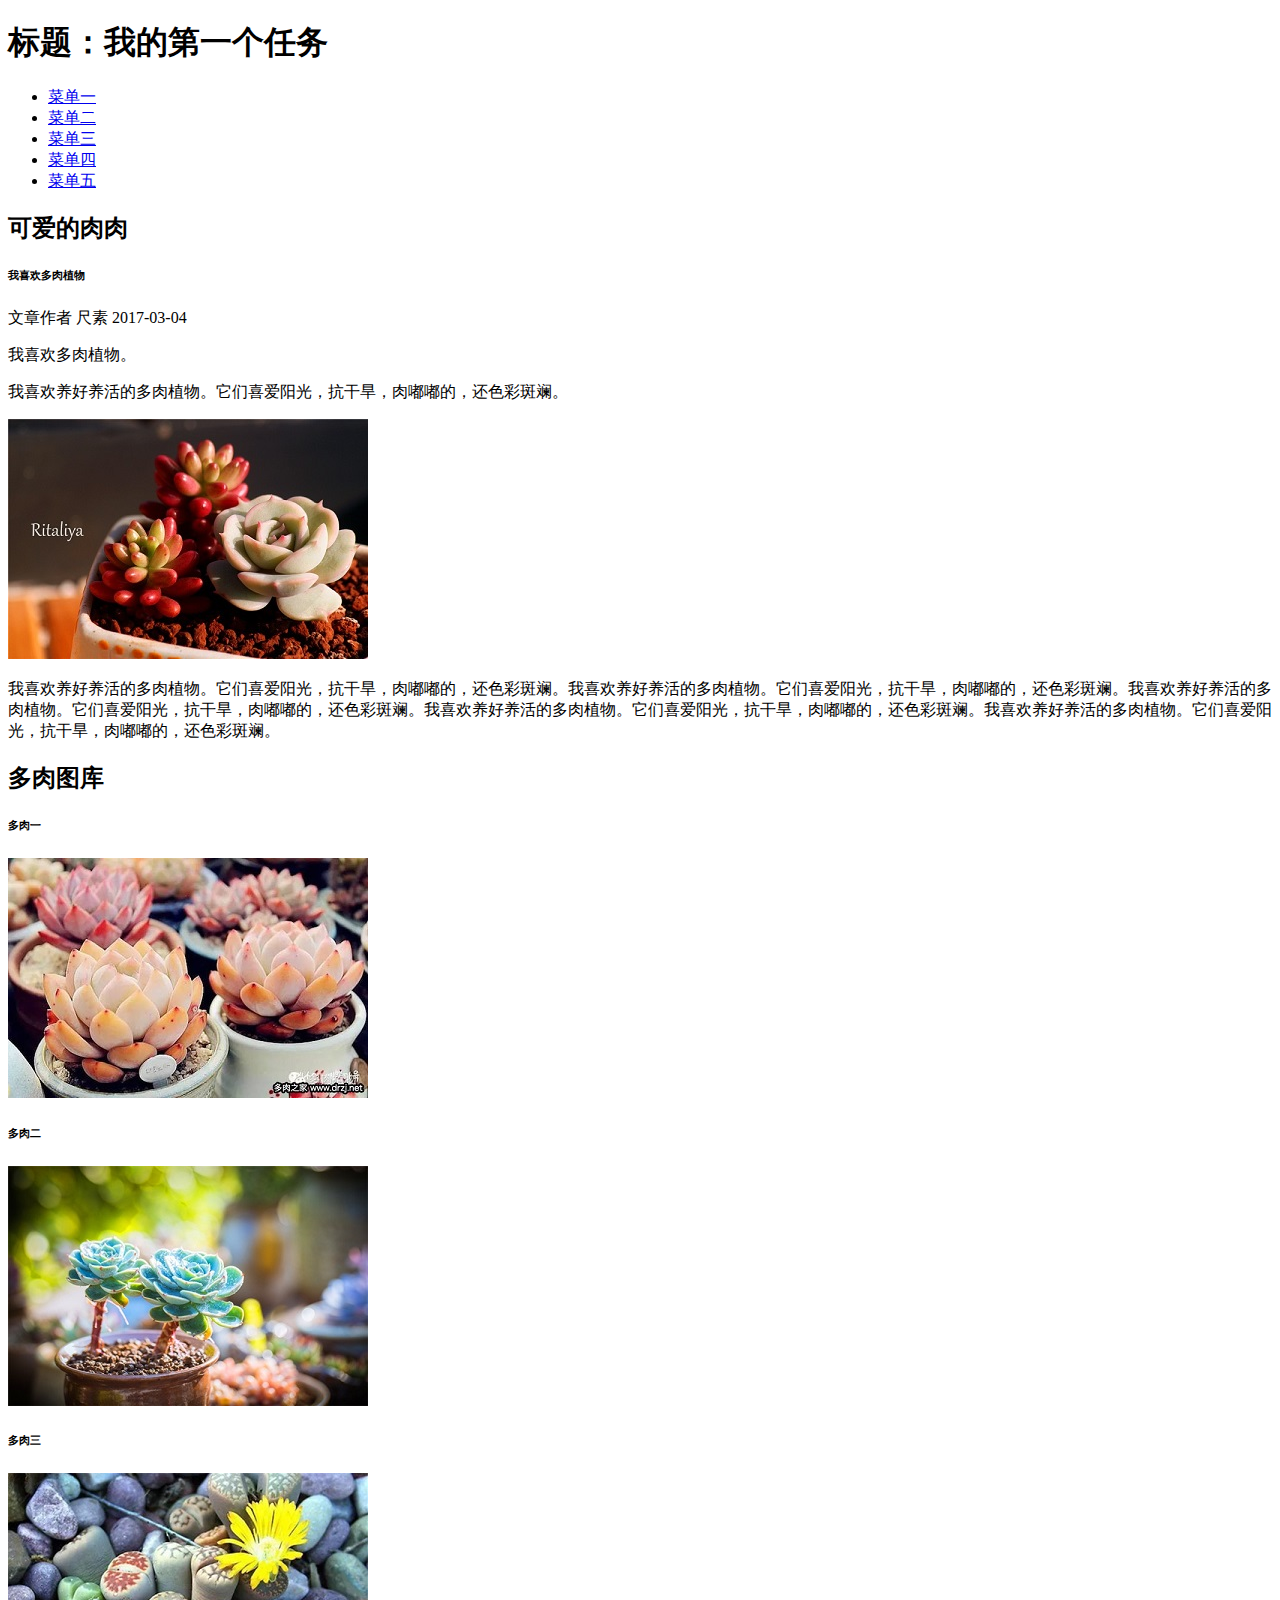
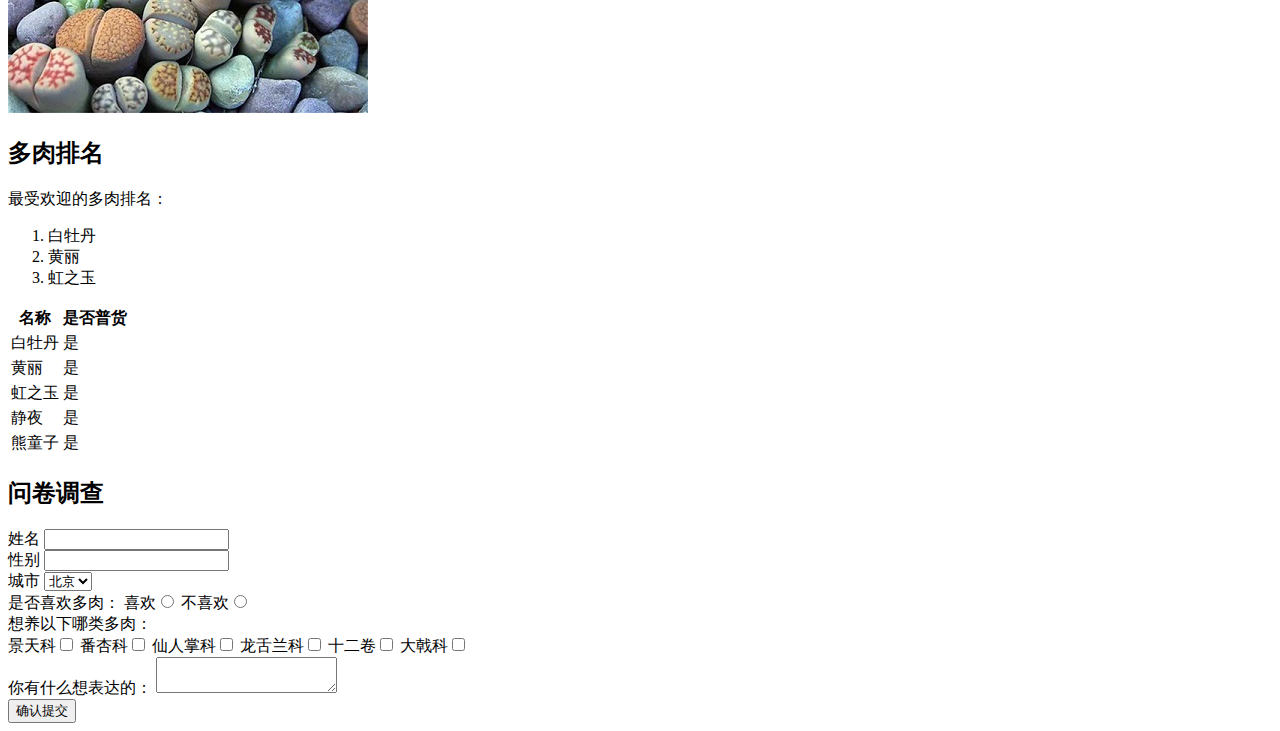
<file: html_css/task001/index.html>
<!DOCTYPE HTML>
<html>
    <head>
    	<meta charset="utf-8" />
    	<title>我的第一个任务</title>
    </head>
    <body>
    	<h1>标题：我的第一个任务</h1>
    	<div class="nav">
    		<ul>
    			<li><a href="#">菜单一</a></li>
    			<li><a href="#">菜单二</a></li>
    			<li><a href="#">菜单三</a></li>
    			<li><a href="#">菜单四</a></li>
    			<li><a href="#">菜单五</a></li>
    		</ul>
    	</div>
    	<div>
    		<h2>可爱的肉肉</h2>
    		<h6>我喜欢多肉植物</h3>
    		<div><span>文章作者 尺素</span> <span>2017-03-04</span></div>
    		<p>我喜欢多肉植物。</p>
    		<p>我喜欢养好养活的多肉植物。它们喜爱阳光，抗干旱，肉嘟嘟的，还色彩斑斓。</p>
    		<div><img src="images/pics4.jpg" alt="肉肉" /></div>
    		<p>我喜欢养好养活的多肉植物。它们喜爱阳光，抗干旱，肉嘟嘟的，还色彩斑斓。我喜欢养好养活的多肉植物。它们喜爱阳光，抗干旱，肉嘟嘟的，还色彩斑斓。我喜欢养好养活的多肉植物。它们喜爱阳光，抗干旱，肉嘟嘟的，还色彩斑斓。我喜欢养好养活的多肉植物。它们喜爱阳光，抗干旱，肉嘟嘟的，还色彩斑斓。我喜欢养好养活的多肉植物。它们喜爱阳光，抗干旱，肉嘟嘟的，还色彩斑斓。</p>
    	</div>
    	<div>
    		<h2>多肉图库</h2>
    		<div>
    			<h6>多肉一</h6>
    			<img src="images/pics2.jpg" alt="肉肉" />
    		</div>
    		<div>
    			<h6>多肉二</h6>
    			<img src="images/pics3.jpg" alt="肉肉" />
    		</div>
    		<div>
    			<h6>多肉三</h6>
    			<img src="images/pics1.jpg" alt="肉肉" />
    		</div>
    	</div>
    	<div>
    		<h2>多肉排名</h2>
    		<p>最受欢迎的多肉排名：</p>
    		<ol>
    			<li>白牡丹</li>
    			<li>黄丽</li>
    			<li>虹之玉</li>

    		</ol>
    		<table>
    			<tr>
    				<th>名称</th>
    				<th>是否普货</th>
    			</tr>
    			<tr>    				
    				<td>白牡丹</td>
    				<td>是</td>
    			</tr>
    			<tr>
    				<td>黄丽</td>
    				<td>是</td>
    			</tr>
    			<tr>
    				<td>虹之玉</td>
    				<td>是</td>	
    			</tr>
    			<tr>
    				<td>静夜</td>
    				<td>是</td>
    			</tr>
    			<tr>
    				<td>熊童子</td>
    				<td>是</td>
    			</tr>
    		</table>
    	</div>
    	<div>
    		<h2>问卷调查</h2>
    		<form>
    			姓名 <input type="text" name="namevalue"/> 
    			<br>
    			性别 <input type="text" name="sexvalue">
    			<br>
                城市
                <select name="city">
                    <option value="beijing">北京</option>
                    <option value="shanghai">上海</option>
                    <option value="guangzhou">广州</option>
                    <option value="shenzhen">深圳</option>
                </select>
                <br>
    			是否喜欢多肉：
    			喜欢<input type="radio" name="if_like" value="喜欢"/>
    			不喜欢<input type="radio" name="if_like" value="不喜欢"/>
    			<br>
    			想养以下哪类多肉：
    			<br>
    			景天科<input type="checkbox" name="want" value="景天科"/>
    			番杏科<input type="checkbox" name="want" value="番杏科"/>
    			仙人掌科<input type="checkbox" name="want" value="仙人掌科"/>
    			龙舌兰科<input type="checkbox" name="want" value="龙舌兰科"/>
    			十二卷<input type="checkbox" name="want" value="十二卷"/>
    			大戟科<input type="checkbox" name="want" value="大戟科"/>
    			<br>
    			你有什么想表达的：
    			<textarea></textarea>
    			<br>
    			<input type="submit" value="确认提交">
    		</form>
    	</div>
    </body>
</html>
</file>
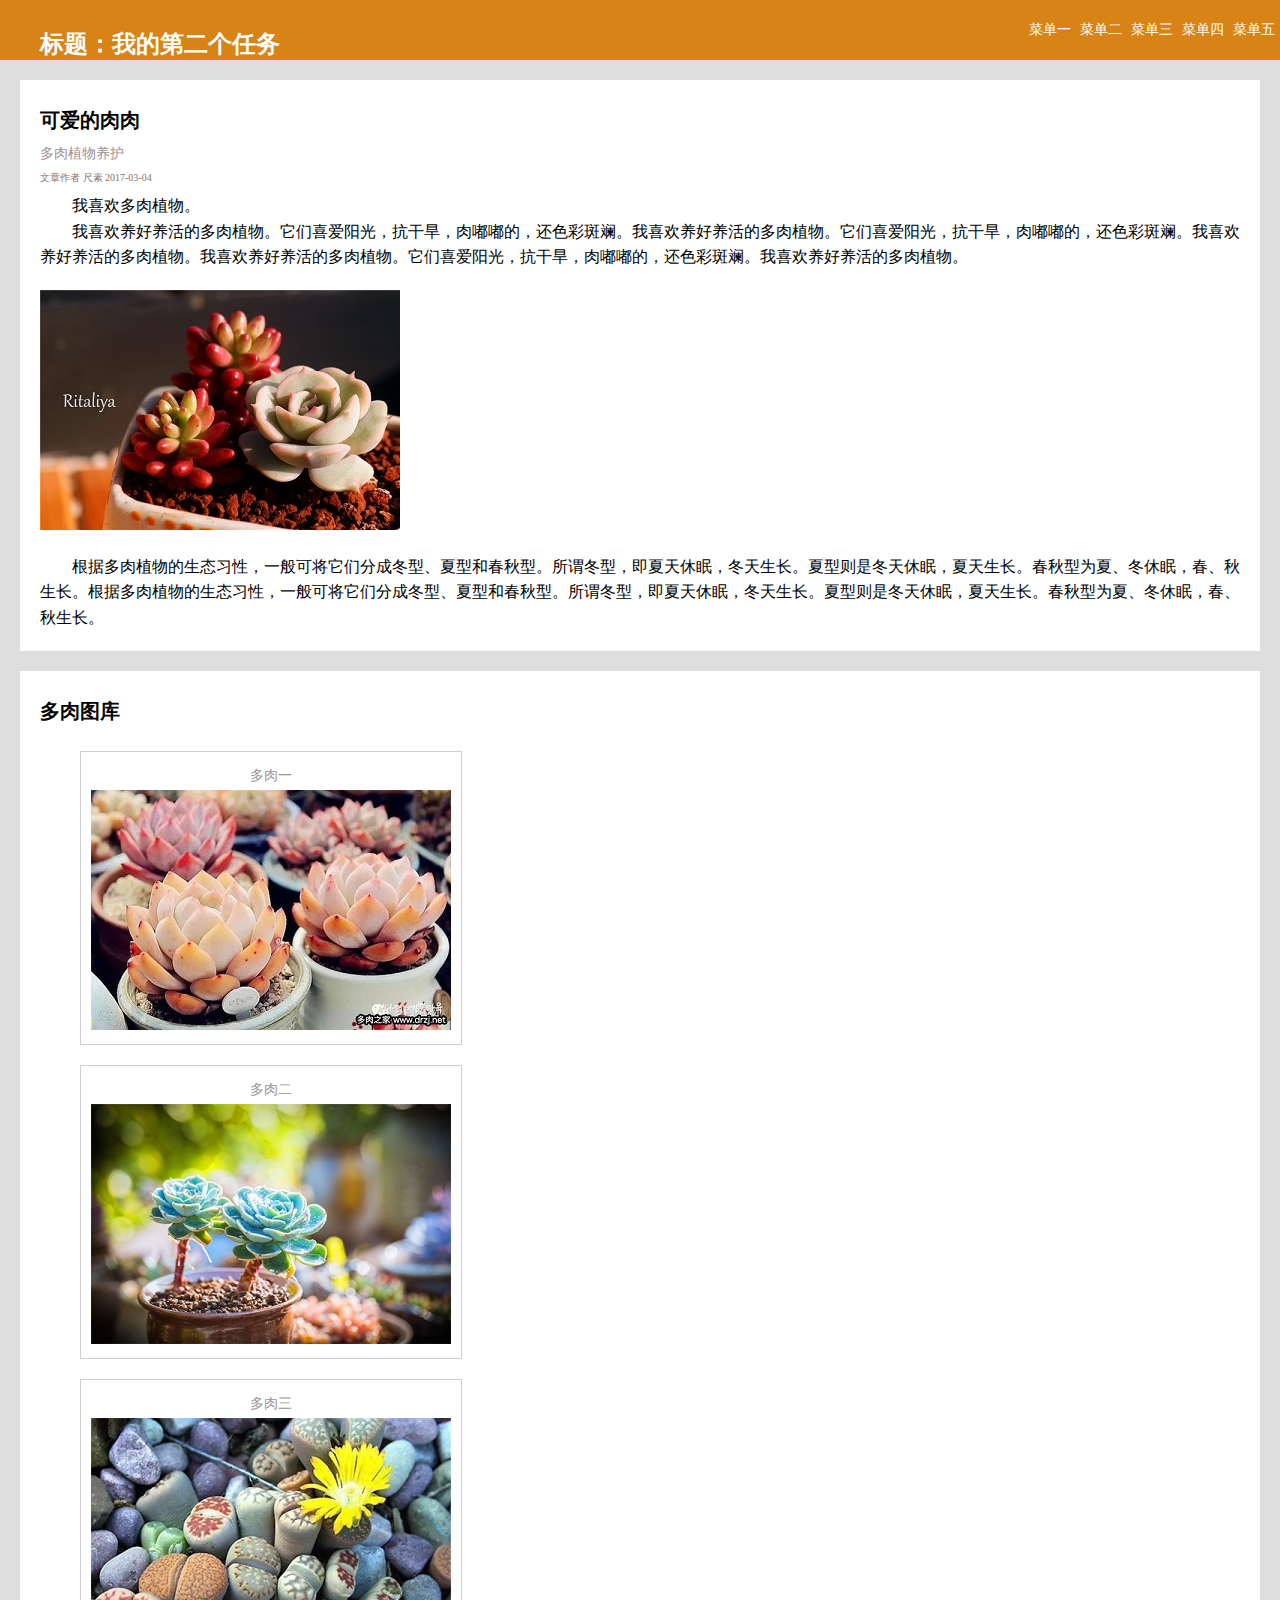
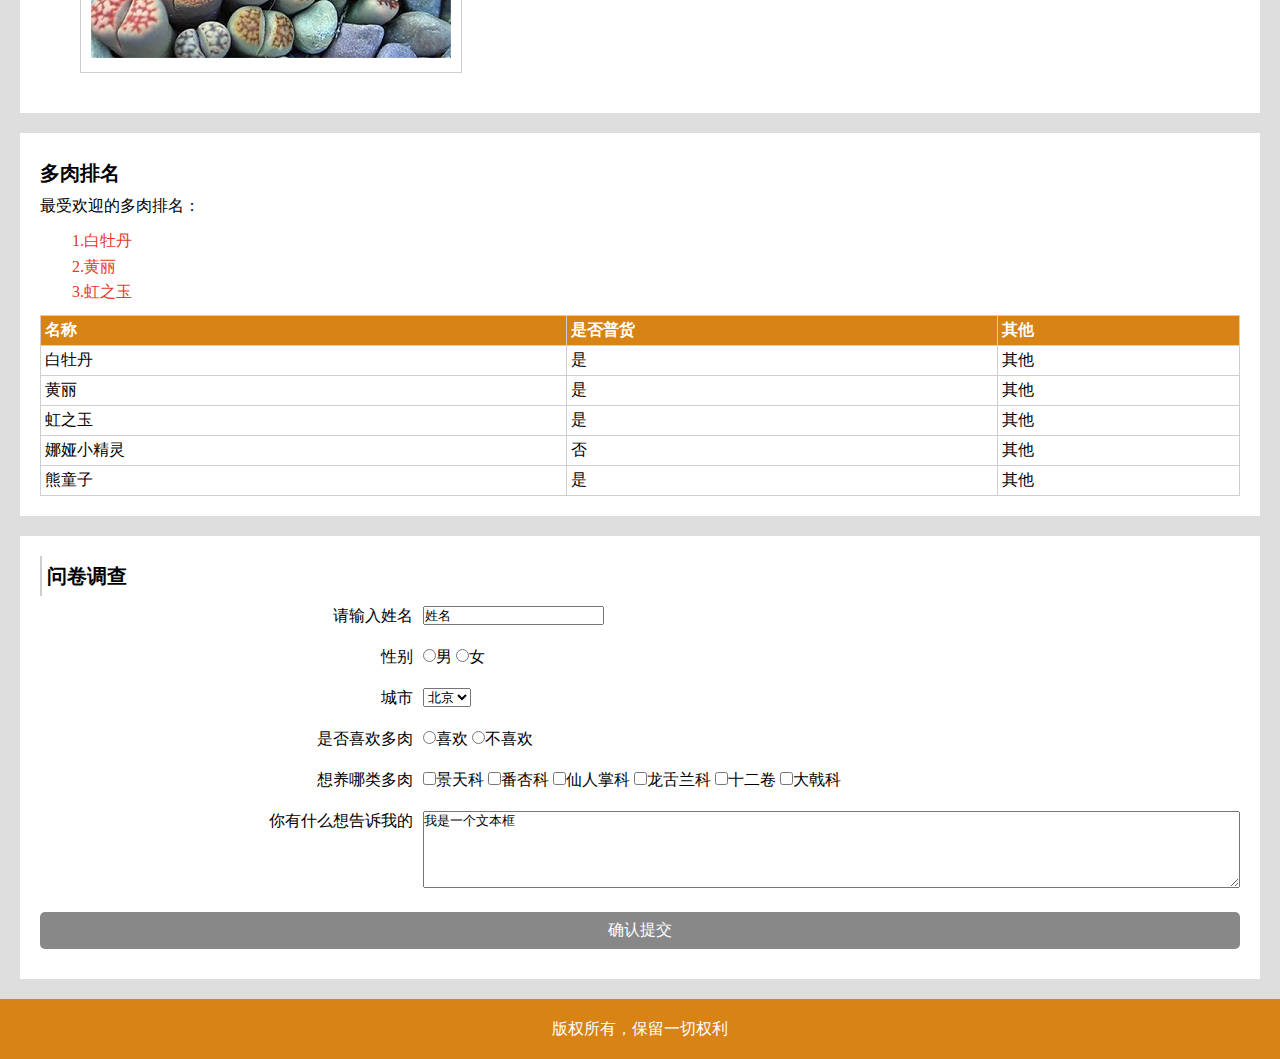
<file: html_css/task002/index.html>
<!DOCTYPE HTML>
<html>
    <head>
    	<meta charset="utf-8" />
    	<title>我的第一个任务</title>
        <link rel="stylesheet" type="text/css" href="css/style.css">
    </head>
    <body>
    	<div class="header">
            <h1>标题：我的第二个任务</h1>
    		<ul>
    			<li><a href="#">菜单一</a></li>
    			<li><a href="#">菜单二</a></li>
    			<li><a href="#">菜单三</a></li>
    			<li><a href="#">菜单四</a></li>
    			<li><a href="#">菜单五</a></li>
    		</ul>
    	</div>
    	<div class="article space">
    		<h2>可爱的肉肉</h2>
    		<h6>多肉植物养护</h3>
    		<div class="article-info"><span>文章作者 尺素</span> <span>2017-03-04</span></div>
    		<p>我喜欢多肉植物。</p>
    		<p>我喜欢养好养活的多肉植物。它们喜爱阳光，抗干旱，肉嘟嘟的，还色彩斑斓。我喜欢养好养活的多肉植物。它们喜爱阳光，抗干旱，肉嘟嘟的，还色彩斑斓。我喜欢养好养活的多肉植物。我喜欢养好养活的多肉植物。它们喜爱阳光，抗干旱，肉嘟嘟的，还色彩斑斓。我喜欢养好养活的多肉植物。</p>
    		<div><img src="images/pics4.jpg" alt="肉肉" /></div>
    		<p>根据多肉植物的生态习性，一般可将它们分成冬型、夏型和春秋型。所谓冬型，即夏天休眠，冬天生长。夏型则是冬天休眠，夏天生长。春秋型为夏、冬休眠，春、秋生长。根据多肉植物的生态习性，一般可将它们分成冬型、夏型和春秋型。所谓冬型，即夏天休眠，冬天生长。夏型则是冬天休眠，夏天生长。春秋型为夏、冬休眠，春、秋生长。</p>
    	</div>
    	<div class="space">
    		<h2>多肉图库</h2>
    		<div class="picture">
    			<h6>多肉一</h6>
    			<img src="images/pics2.jpg" alt="肉肉" />
    		</div>
    		<div class="picture">
    			<h6>多肉二</h6>
    			<img src="images/pics3.jpg" alt="肉肉" />
    		</div>
    		<div class="picture">
    			<h6>多肉三</h6>
    			<img src="images/pics1.jpg" alt="肉肉" />
    		</div>
    	</div>
    	<div class="space rank">
    		<h2>多肉排名</h2>
    		<div>最受欢迎的多肉排名：</div>
    		<ol>
    			<li>1.白牡丹</li>
    			<li>2.黄丽</li>
    			<li>3.虹之玉</li>

    		</ol>
    		<table>
    			<tr>
    				<th>名称</th>
    				<th>是否普货</th>
                    <th>其他</th>
    			</tr>
    			<tr>    				
    				<td>白牡丹</td>
    				<td>是</td>
                    <td>其他</td>

    			</tr>
    			<tr>
    				<td>黄丽</td>
    				<td>是</td>
                    <td>其他</td>
    			</tr>
    			<tr>
    				<td>虹之玉</td>
    				<td>是</td>
                    <td>其他</td>	
    			</tr>
    			<tr>
    				<td>娜娅小精灵</td>
    				<td>否</td>
                    <td>其他</td>
    			</tr>
    			<tr>
    				<td>熊童子</td>
    				<td>是</td>
                    <td>其他</td>
    			</tr>
    		</table>
    	</div>
    	<div class="space questionnaire">
    		<h2>问卷调查</h2>
    		<form>
                <table>
                    <tr>
                        <td class="right">请输入姓名</td>
                        <td class="left"><input type="text" name="namevalue" value="姓名"/></td>
                    </tr>
                    <tr>
                        <td class="right">性别</td>
                        <td class="left">
                            <input type="radio" name="sexvalue" value="male">男
                            <input type="radio" name="sexvalue" value="female">女
                        </td>
                    </tr>
                    <tr>
                        <td class="right">城市</td>
                        <td class="left">
                            <select name="city">
                                <option value="beijing">北京</option>
                                <option value="shanghai">上海</option>
                                <option value="guangzhou">广州</option>
                                <option value="shenzhen">深圳</option>
                            </select>
                        </td>
                    </tr>
                    <tr>
                        <td class="right">是否喜欢多肉</td>
                        <td class="left">
                            <input type="radio" name="if_like" value="喜欢"/>喜欢
                            <input type="radio" name="if_like" value="不喜欢"/>不喜欢
                        </td>
                    </tr>
                    <tr>
                        <td class="right">想养哪类多肉</td>
                        <td class="left">
                            <input type="checkbox" name="want" value="景天科"/>景天科
                            <input type="checkbox" name="want" value="番杏科"/>番杏科
                            <input type="checkbox" name="want" value="仙人掌科"/>仙人掌科
                            <input type="checkbox" name="want" value="龙舌兰科"/>龙舌兰科
                            <input type="checkbox" name="want" value="十二卷"/>十二卷
                            <input type="checkbox" name="want" value="大戟科"/>大戟科
                        </td>
                    </tr>
                    <tr>
                        <td class="right">你有什么想告诉我的</td>
                        <td class="left"><textarea rows="5" cols="100">我是一个文本框</textarea></td>
                    </tr>
                    <tr>
                        <td colspan="2">
                            <input type="submit" value="确认提交" class="button" >
                        </td>
                    </tr>
                </table>
    		</form>
    	</div>
        <div class="footer">
            <div>版权所有，保留一切权利</div>
        </div>
    </body>
</html>
</file>
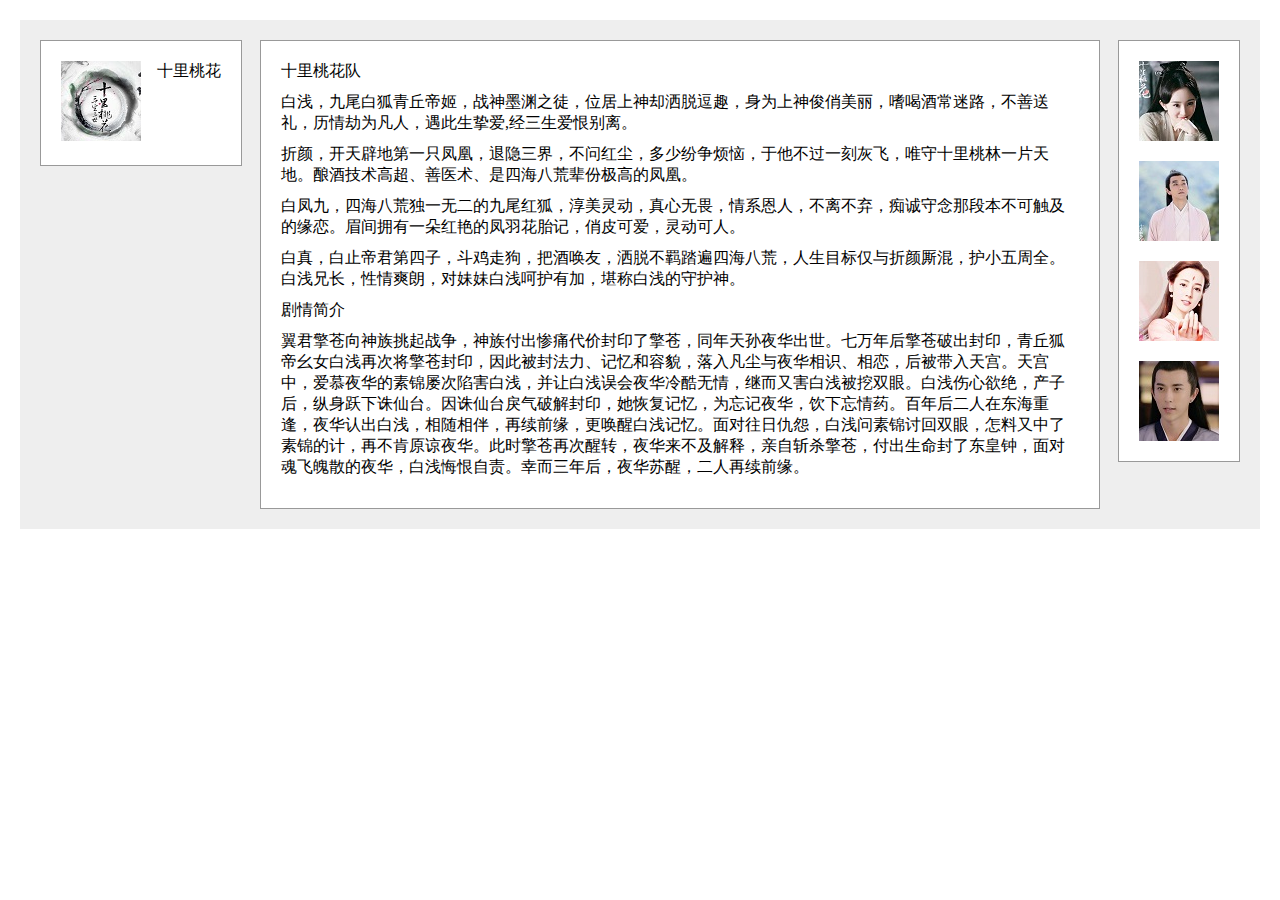
<file: html_css/task003/index.html>
<!DOCTYPE HTML>
<html>
    <head>
    	<meta charset="utf-8">
    	<title>任务三</title>
    	<link rel="stylesheet" type="text/css" href="css/style.css">
    </head>
    <body>
    	<div class="wrap clearfix">
    		<div class="team">
    			<img src="images/img1.jpg" alt="team logo">
    			<div class="team-name">十里桃花</div>
    		</div>
            <div class="individual">
                <img src="images/img2.jpg" alt="individual logo">
                <img src="images/img3.jpg" alt="individual logo">
                <img src="images/img4.jpg" alt="individual logo">
                <img src="images/img5.jpg" alt="individual logo">
            </div>
    		<div class="team-introduce">
    			<p>十里桃花队</p>
    			<p>白浅，九尾白狐青丘帝姬，战神墨渊之徒，位居上神却洒脱逗趣，身为上神俊俏美丽，嗜喝酒常迷路，不善送礼，历情劫为凡人，遇此生挚爱,经三生爱恨别离。</p>
    			<p>折颜，开天辟地第一只凤凰，退隐三界，不问红尘，多少纷争烦恼，于他不过一刻灰飞，唯守十里桃林一片天地。酿酒技术高超、善医术、是四海八荒辈份极高的凤凰。</p>
    			<p>白凤九，四海八荒独一无二的九尾红狐，淳美灵动，真心无畏，情系恩人，不离不弃，痴诚守念那段本不可触及的缘恋。眉间拥有一朵红艳的凤羽花胎记，俏皮可爱，灵动可人。</p>
    			<p>白真，白止帝君第四子，斗鸡走狗，把酒唤友，洒脱不羁踏遍四海八荒，人生目标仅与折颜厮混，护小五周全。白浅兄长，性情爽朗，对妹妹白浅呵护有加，堪称白浅的守护神。</p>
                <p>剧情简介</p>
    			<p>翼君擎苍向神族挑起战争，神族付出惨痛代价封印了擎苍，同年天孙夜华出世。七万年后擎苍破出封印，青丘狐帝幺女白浅再次将擎苍封印，因此被封法力、记忆和容貌，落入凡尘与夜华相识、相恋，后被带入天宫。天宫中，爱慕夜华的素锦屡次陷害白浅，并让白浅误会夜华冷酷无情，继而又害白浅被挖双眼。白浅伤心欲绝，产子后，纵身跃下诛仙台。因诛仙台戾气破解封印，她恢复记忆，为忘记夜华，饮下忘情药。百年后二人在东海重逢，夜华认出白浅，相随相伴，再续前缘，更唤醒白浅记忆。面对往日仇怨，白浅问素锦讨回双眼，怎料又中了素锦的计，再不肯原谅夜华。此时擎苍再次醒转，夜华来不及解释，亲自斩杀擎苍，付出生命封了东皇钟，面对魂飞魄散的夜华，白浅悔恨自责。幸而三年后，夜华苏醒，二人再续前缘。</p>
    		</div>
    		
    	</div>
    </body>
</html>
</file>
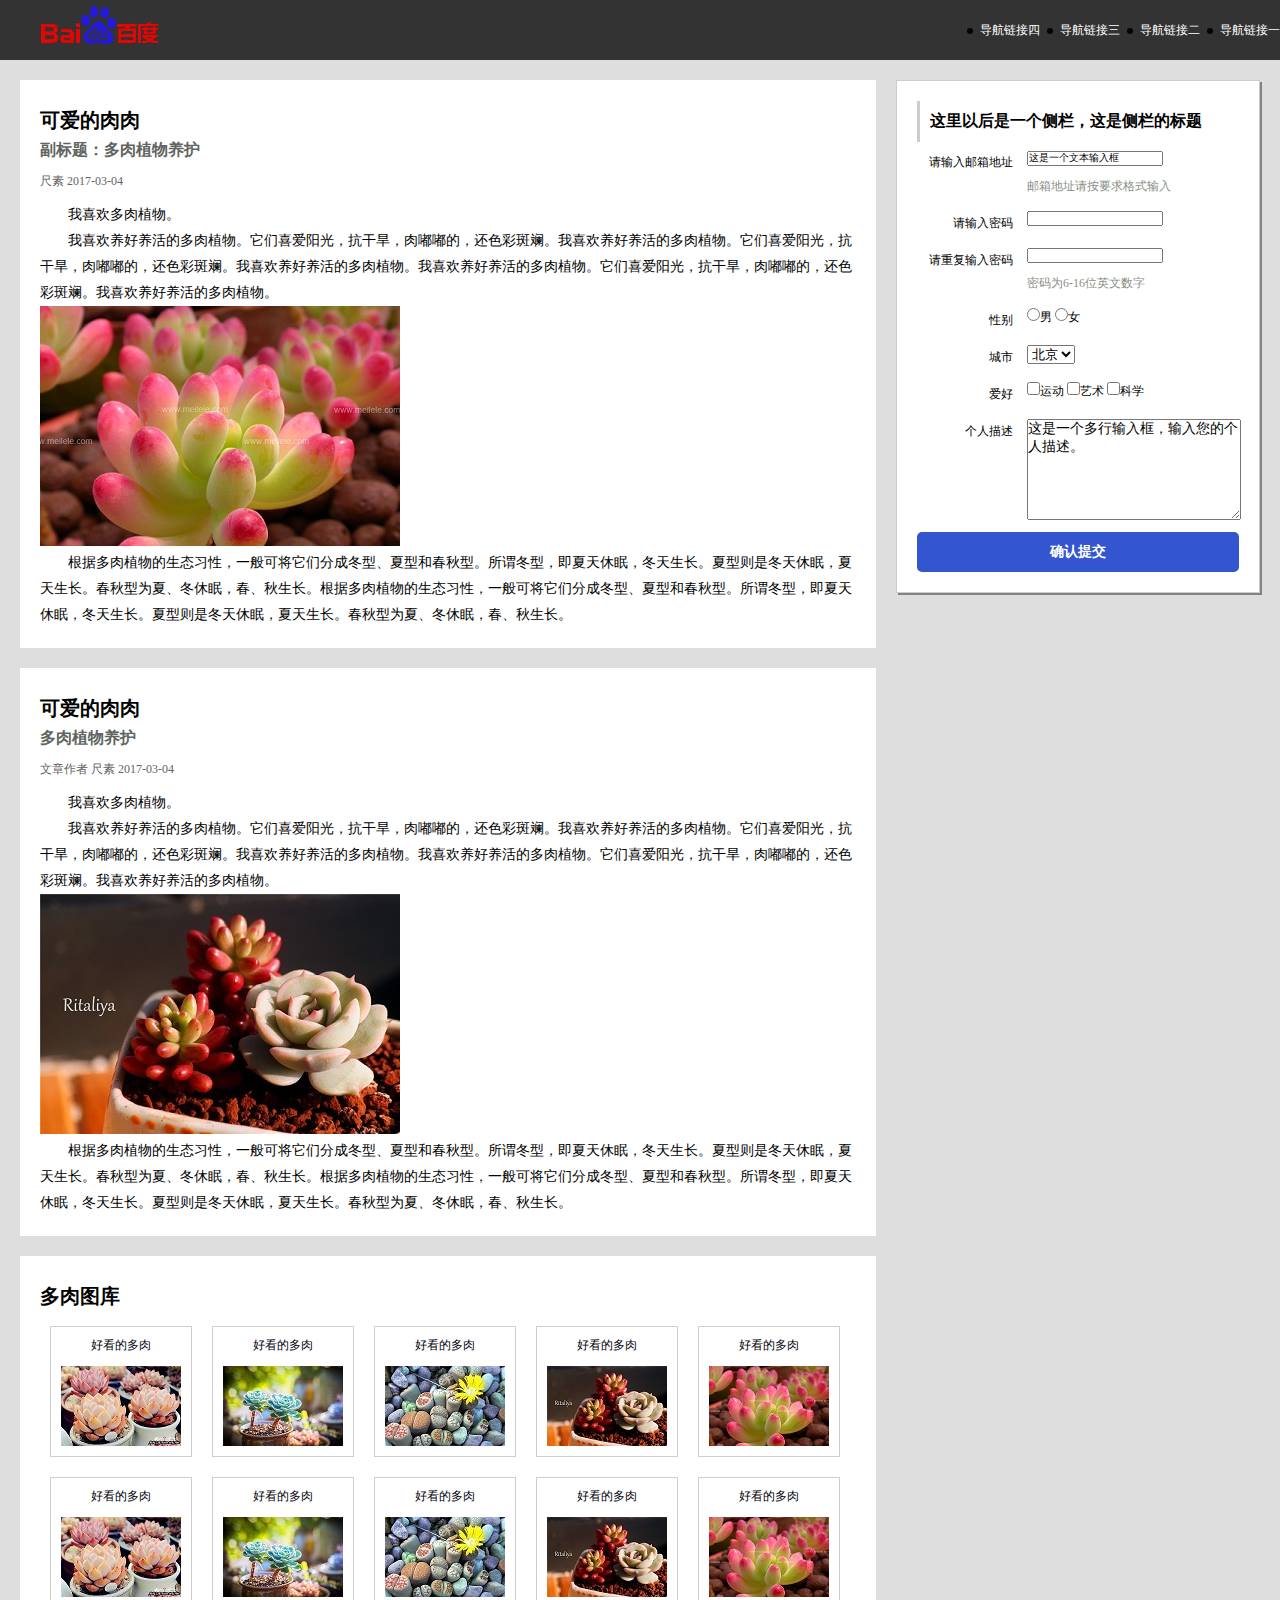
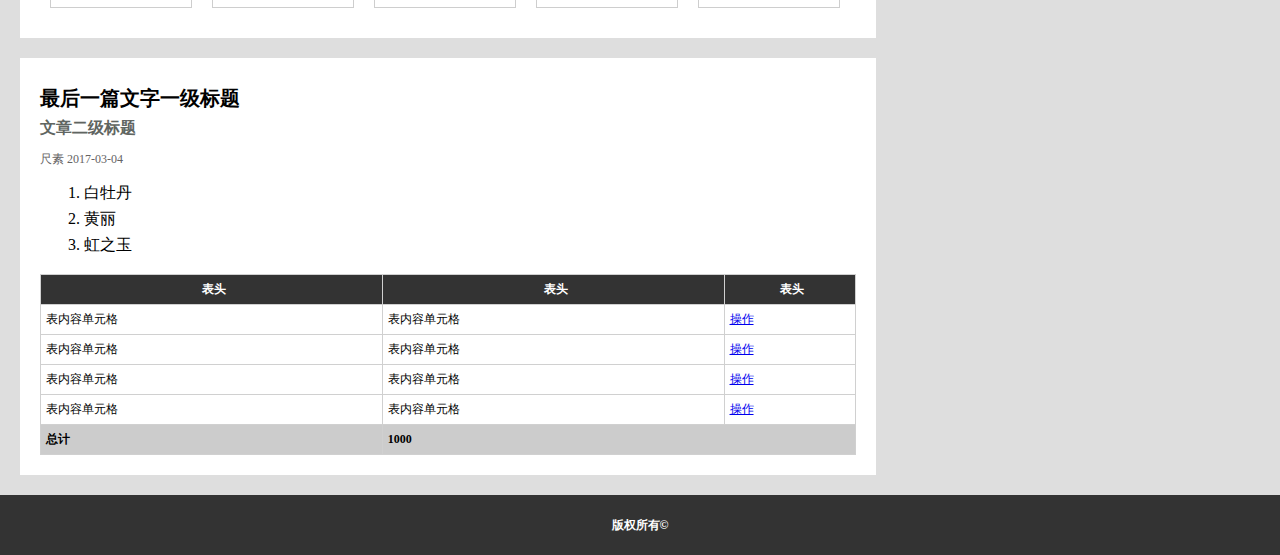
<file: html_css/task005/index.html>
<!DOCTYPE HTML>
<html>
    <head>
    	<meta charset="utf-8" />
    	<title>我的第一个任务</title>
        <link rel="stylesheet" type="text/css" href="css/style.css">
    </head>
    <body>
    	<div class="header">
            <div class="logo"><img src="images/logo.png"alt="logo"></div>
    		<ul>
    			<li><span></span><a href="#">导航链接一</a></li>
    			<li><span></span><a href="#">导航链接二</a></li>
    			<li><span></span><a href="#">导航链接三</a></li>
    			<li><span></span><a href="#">导航链接四</a></li>
    		</ul>
    	</div>
        <div class="right-area">
            <h3>这里以后是一个侧栏，这是侧栏的标题</h3>
            <form>
                <table>
                    <tr>
                        <td class="left">请输入邮箱地址</td>
                        <td class="right">
                            <input type="text" name="namevalue" value="这是一个文本输入框"/>
                            <div class="tip">邮箱地址请按要求格式输入</div>
                        </td>
                    </tr>
                    <tr>
                        <td class="left">请输入密码</td>
                        <td class="right"><input type="password" name="password"></td>
                    </tr>
                    <tr>
                        <td class="left">请重复输入密码</td>
                        <td>
                            <input type="password" name="password">
                            <div class="tip">密码为6-16位英文数字</div>
                        </td>
                    </tr>
                    <tr>
                        <td class="left">性别</td>
                        <td class="right">
                            <input type="radio" name="sexvalue" value="male">男
                            <input type="radio" name="sexvalue" value="female">女 
                        </td>
                    </tr>
                    <tr>
                        <td class="left">城市</td>
                        <td class="right">
                            <select name="city">
                                <option value="beijing">北京</option>
                                <option value="shanghai">上海</option>
                                <option value="guangzhou">广州</option>
                                <option value="shenzhen">深圳</option>
                            </select>
                        </td>
                    </tr>
                    <tr>
                        <td class="left">爱好</td>
                        <td class="right">
                            <input type="checkbox" name="want" value="sport"/>运动
                            <input type="checkbox" name="want" value="art"/>艺术
                            <input type="checkbox" name="want" value="secienc"/>科学
                        </td>
                    </tr>
                    <tr>
                        <td class="left">个人描述</td>
                        <td class="right"><textarea>这是一个多行输入框，输入您的个人描述。</textarea></td>
                    </tr>
                    <tr>
                        <td colspan="2" class="last-td">
                            <input type="submit" value="确认提交" class="button" >
                        </td>
                    </tr>
                </table>
            </form>
        </div>
        <div class="left-area">
    	  <div class="article">
    		<h2>可爱的肉肉</h2>
    		<h4>副标题：多肉植物养护</h4>
    		<div class="article-info"><span>尺素</span> <span>2017-03-04</span></div>
    		<p>我喜欢多肉植物。</p>
    		<p>我喜欢养好养活的多肉植物。它们喜爱阳光，抗干旱，肉嘟嘟的，还色彩斑斓。我喜欢养好养活的多肉植物。它们喜爱阳光，抗干旱，肉嘟嘟的，还色彩斑斓。我喜欢养好养活的多肉植物。我喜欢养好养活的多肉植物。它们喜爱阳光，抗干旱，肉嘟嘟的，还色彩斑斓。我喜欢养好养活的多肉植物。</p>
    		<div><img src="images/pics6.jpg" alt="肉肉" /></div>
    		<p>根据多肉植物的生态习性，一般可将它们分成冬型、夏型和春秋型。所谓冬型，即夏天休眠，冬天生长。夏型则是冬天休眠，夏天生长。春秋型为夏、冬休眠，春、秋生长。根据多肉植物的生态习性，一般可将它们分成冬型、夏型和春秋型。所谓冬型，即夏天休眠，冬天生长。夏型则是冬天休眠，夏天生长。春秋型为夏、冬休眠，春、秋生长。</p>
    	  </div>
          <div class="article">
            <h2>可爱的肉肉</h2>
            <h4>多肉植物养护</h4>
            <div class="article-info"><span>文章作者 尺素</span> <span>2017-03-04</span></div>
            <p>我喜欢多肉植物。</p>
            <p>我喜欢养好养活的多肉植物。它们喜爱阳光，抗干旱，肉嘟嘟的，还色彩斑斓。我喜欢养好养活的多肉植物。它们喜爱阳光，抗干旱，肉嘟嘟的，还色彩斑斓。我喜欢养好养活的多肉植物。我喜欢养好养活的多肉植物。它们喜爱阳光，抗干旱，肉嘟嘟的，还色彩斑斓。我喜欢养好养活的多肉植物。</p>
            <div><img src="images/pics7.jpg" alt="肉肉" /></div>
            <p>根据多肉植物的生态习性，一般可将它们分成冬型、夏型和春秋型。所谓冬型，即夏天休眠，冬天生长。夏型则是冬天休眠，夏天生长。春秋型为夏、冬休眠，春、秋生长。根据多肉植物的生态习性，一般可将它们分成冬型、夏型和春秋型。所谓冬型，即夏天休眠，冬天生长。夏型则是冬天休眠，夏天生长。春秋型为夏、冬休眠，春、秋生长。</p>
          </div>
    	  <div class="article gallery">
    		<h2>多肉图库</h2>
    		<div class="picture">
    			<h6>好看的多肉</h6>
    			<img src="images/pics2.jpg" alt="肉肉" />
    		</div>
    		<div class="picture">
    			<h6>好看的多肉</h6>
    			<img src="images/pics3.jpg" alt="肉肉" />
    		</div>
    		<div class="picture">
    			<h6>好看的多肉</h6>
    			<img src="images/pics1.jpg" alt="肉肉" />
    		</div>
            <div class="picture">
                <h6>好看的多肉</h6>
                <img src="images/pics4.jpg" alt="肉肉" />
            </div>
            <div class="picture">
                <h6>好看的多肉</h6>
                <img src="images/pics5.jpg" alt="肉肉" />
            </div>
            <div class="picture">
                <h6>好看的多肉</h6>
                <img src="images/pics2.jpg" alt="肉肉" />
            </div>
            <div class="picture">
                <h6>好看的多肉</h6>
                <img src="images/pics3.jpg" alt="肉肉" />
            </div>
            <div class="picture">
                <h6>好看的多肉</h6>
                <img src="images/pics1.jpg" alt="肉肉" />
            </div>
            <div class="picture">
                <h6>好看的多肉</h6>
                <img src="images/pics4.jpg" alt="肉肉" />
            </div>
            <div class="picture">
                <h6>好看的多肉</h6>
                <img src="images/pics5.jpg" alt="肉肉" />
            </div>
    	  </div>
    	  <div class="article third">
    		<h2>最后一篇文字一级标题</h2>
            <h4>文章二级标题</h4>
    		<div class="article-info"><span>尺素</span> <span>2017-03-04</span></div>
    		<ol>
    			<li>白牡丹</li>
    			<li>黄丽</li>
    			<li>虹之玉</li>
    		</ol>
    		<table>
    			<tr>
    				<th>表头</th>
    				<th>表头</th>
                    <th>表头</th>
    			</tr>
    			<tr>    				
    				<td>表内容单元格</td>
    				<td>表内容单元格</td>
                    <td><a href="#">操作</a></td>
    			</tr>
    			<tr>                 
                    <td>表内容单元格</td>
                    <td>表内容单元格</td>
                    <td><a href="#">操作</a></td>
                </tr>
                <tr> 
                <tr></tr>                   
                    <td>表内容单元格</td>
                    <td>表内容单元格</td>
                    <td><a href="#">操作</a></td>
                </tr>
                <tr>                    
                    <td>表内容单元格</td>
                    <td>表内容单元格</td>
                    <td><a href="#">操作</a></td>
                </tr>
                <tr class="total">
                    <td>总计</td>
                    <td colspan="2">1000</td>
                </tr>
    		</table>
    	  </div>
      </div>    	
        <div class="footer">
            <div>版权所有©</div>
        </div>
    </body>
</html>
</file>
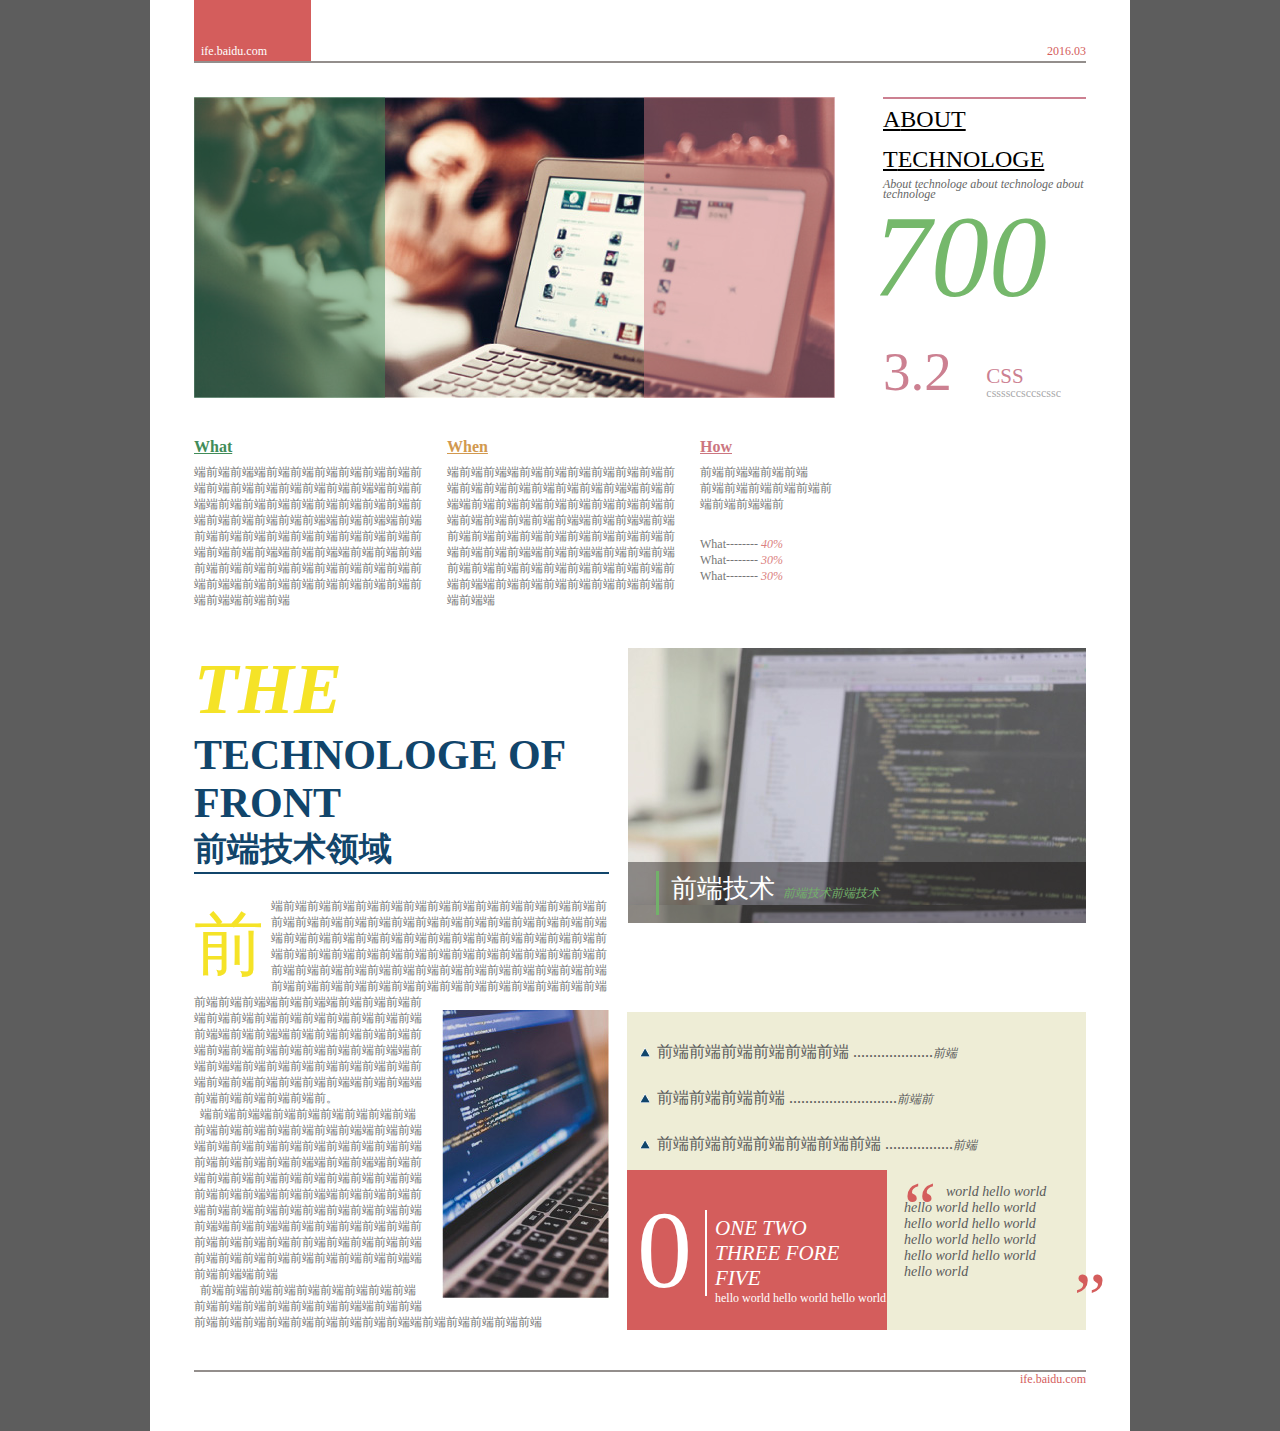
<file: html_css/task006/index.html>
<!DOCTYPE HTML>
<html>
  <head>
  	<meta charset="utf-8">
  	<title>任务六</title>
  	<link rel="stylesheet" type="text/css" href="css/style.css">
  </head>
  <body>
  	<div class="outermost">
  	<div class="header">
  		<div class="date">2016.03</div>
  		<div class="website">ife.baidu.com</div>  		
  	</div>
    <!--分隔符-->  	
  	<div class="part-one">
  		<div class="banner">
  			<div class="green"></div>
  			<div class="red"></div>
  		</div>
  		<div class="about">
  			<h3>A<span>BOUT</span><br>T<span>ECHNOLOGE</span></h3>
  			<div class="subhead">About technologe about technologe  about technologe</div>
  			<div class="num1">700</div>
  			<div class="wrap">
  				<div class="num2">3.2</div>
  				<div class="css">
  					<div class="css1">CSS</div>
  					<div class="css2">cssssccsccscssc</div>
  				</div>
  			</div>
  		</div>
      <div class="analysis clearfix">
  		<div class="one">
  			<h6>What</h6>
  			<p>端前端前端端前端前端前端前端前端前端前端前端前端前端前端前端前端前端端前端前端端前端前端前端前端前端前端前端前端前端前端前端前端前端前端端前端前端端前端前端前端前端前端前端前端前端前端前端前端前端前端前端端前端前端端前端前端前端前端前端前端前端前端前端前端前端前端前端前端端前端前端前端前端前端前端前端前端前端端前端前端</p>
  		</div>
  		<div class="two">
  			<h6>When</h6>
  			<p>端前端前端端前端前端前端前端前端前端前端前端前端前端前端前端前端前端端前端前端端前端前端前端前端前端前端前端前端前端前端前端前端前端前端端前端前端端前端前端前端前端前端前端前端前端前端前端前端前端前端前端端前端前端端前端前端前端前端前端前端前端前端前端前端前端前端前端前端端前端前端前端前端前端前端前端前端前端端</p>
  		</div>
  		<div class="three">
  			<h6>How</h6>
  			<p>前端前端端前端前端<br>前端前端前端前端前端前<br>端前端前端端前</p>
  			<div>What-------- <span>40%</span></div>
  			<div>What-------- <span>30%</span></div>
  			<div>What-------- <span>30%</span></div>
  		</div>
    </div>
  	</div>
  	
  	<!--分隔符-->
  	<div class="part-two">
  		<div class="article">
  			<h3>
  				<span>THE</span><span> TECHNOLOGE OF FRONT</span><br>
  				<span class="zh">前端技术领域</span>
  			</h3>
        <div class="big">前</div>
  			<p>端前端前端前端前端前端前端前端前端前端前端前端前端前端前前端前端前端前端前端前端前端前端前端前端前端前端前端前端端前端前端前端前端前端前端前端前端前端前端前端前端前端前端前端前端前端前端前端前端前端前端前端前端前端前端前端前前端前端前端前端前端前端前端前端前端前端前端前端前端前端前端前端前端前端前端前端前端前端前端<img src="images/img01.jpg">前端前端前端前端前端前端前端前端端前端前端端前端前端前端前端前端前端前端前端前端前端前端前端前端前端端前端前端端前端前端前端前端前端前端前端前端前端前端前端前端前端前端端前端前端端前端前端前端前端前端前端前端前端前端前端前端前端前端前端端前端前端端前端前端前端前端前端前。<br>&nbsp;&nbsp;端前端前端端前端前端前端前端前端前端前端前端前端前端前端前端前端端前端前端端前端前端前端前端前端前端前端前端前端前端前端前端前端前端端前端前端端前端前端前端前端前端前端前端前端前端前端前端前端前端前端端前端前端端前端前端前端前端前端前端前端前端前端前端前端前端前端前端端前端前端端前端前端前端前端前端前前端前端前端前端前前端前端前端前端前端前端前端前端前端前端前端前端前端前端端前端前端端前端<br>&nbsp;&nbsp;前端前端前端前端前端前端前端前端前端前端前端前端前端前端前端前端端前端前端前端前端前端前端前端前端前端前端前端端前端前端前端前端前端
  			</p>
  		</div>
  		<div>
  			<div class="image-text">
          <div class="gray-block"></div>
  				<div class="text"><span class="text-1">前端技术</span><span class="text-2">前端技术前端技术</span>
          </div>
  			</div>
  			<div class="last-part">
  				<ul>
  					<li>前端前端前端前端前端前端 ....................<span>前端</span></li>
  					<li>前端前端前端前端 ...........................<span>前端前</span></li>
  					<li>前端前端前端前端前端前端前端 .................<span>前端</span></li>
  				</ul>
  				<div>
  					<div class="red-block clearfix">
  						<div class="title">0</div>
  						<div class="info">
  							<h4>ONE TWO <br>THREE FORE FIVE</h4>
  							<h6>hello world hello world hello world</h6>
  						</div>
  					</div>
  					<p>world hello world hello world hello world hello world hello world hello world hello world hello world hello world hello world</p>
  				</div>
          <span class="start">“</span><span class="end">”</span>
  			</div>
  		</div>
  	</div>
  	<div class="footer">
  		<div>ife.baidu.com</div>
  	</div>
  	</div>
  </body>
</html>
</file>
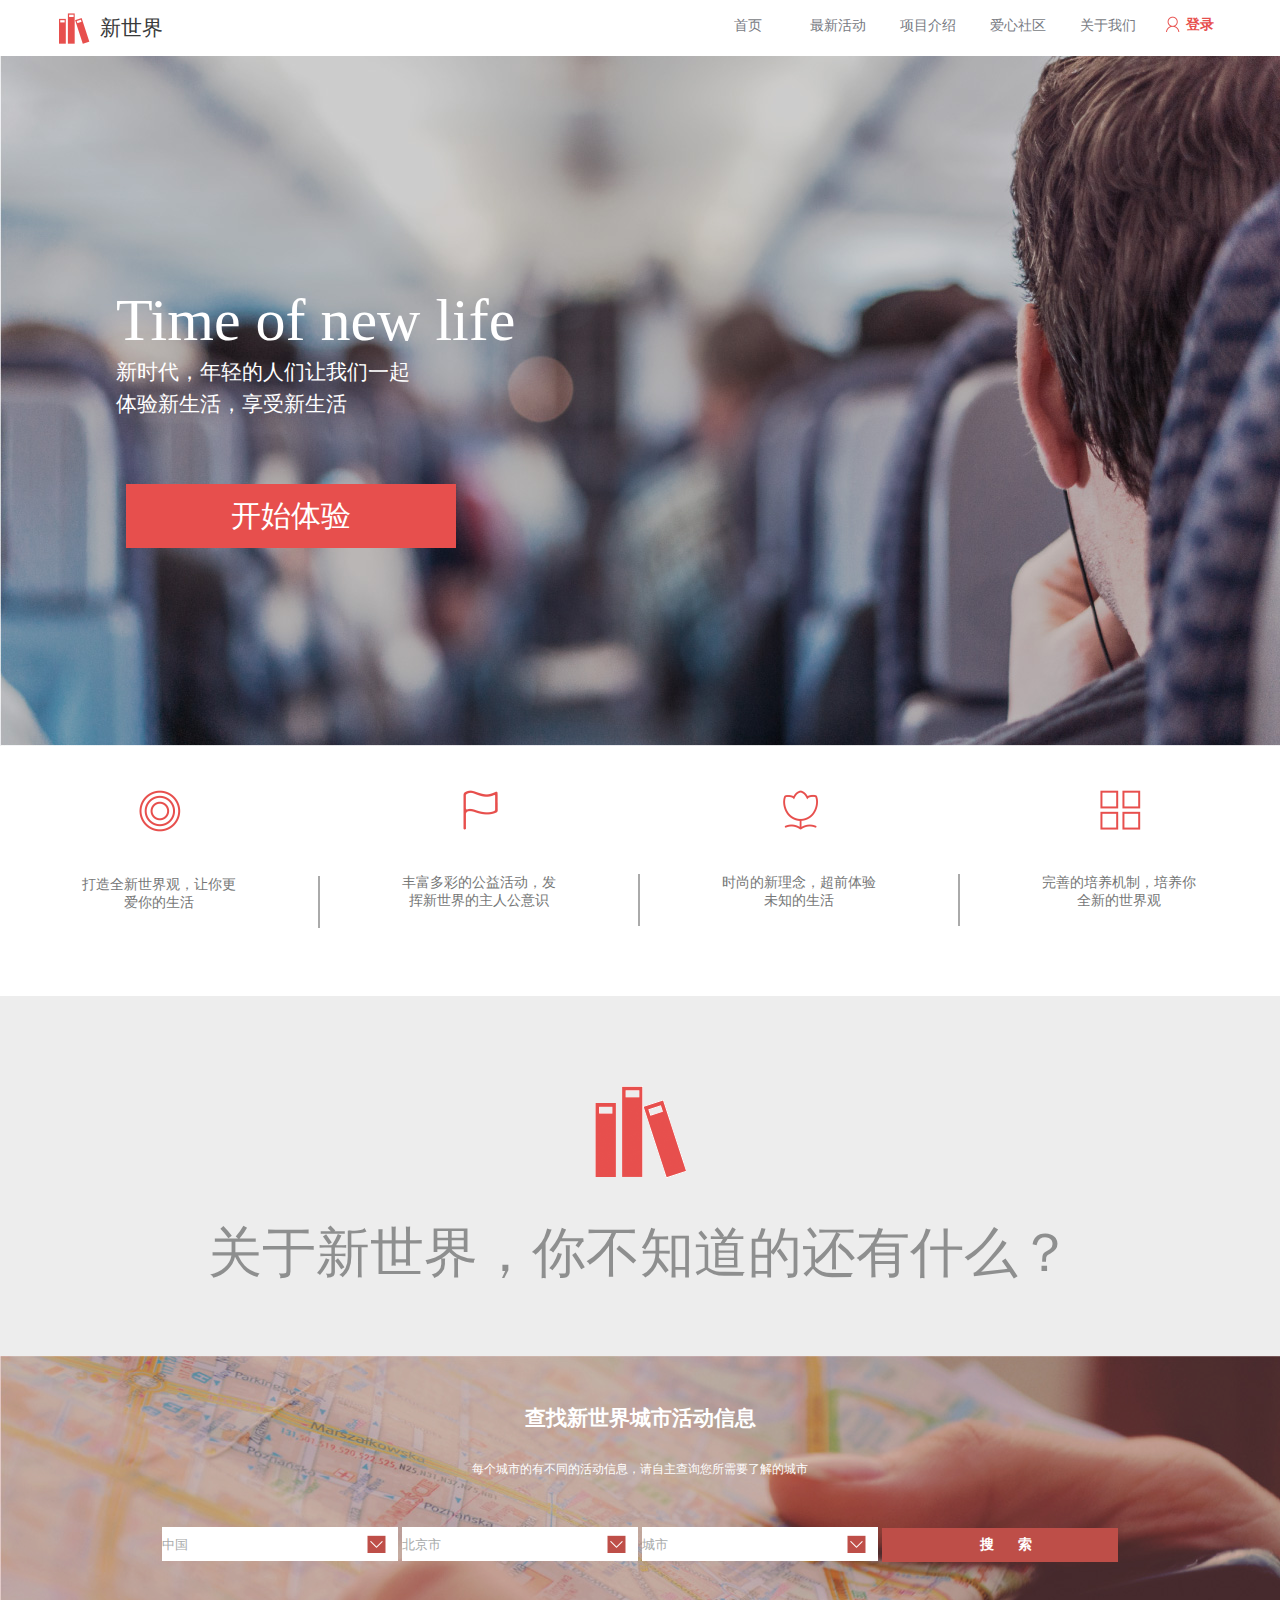
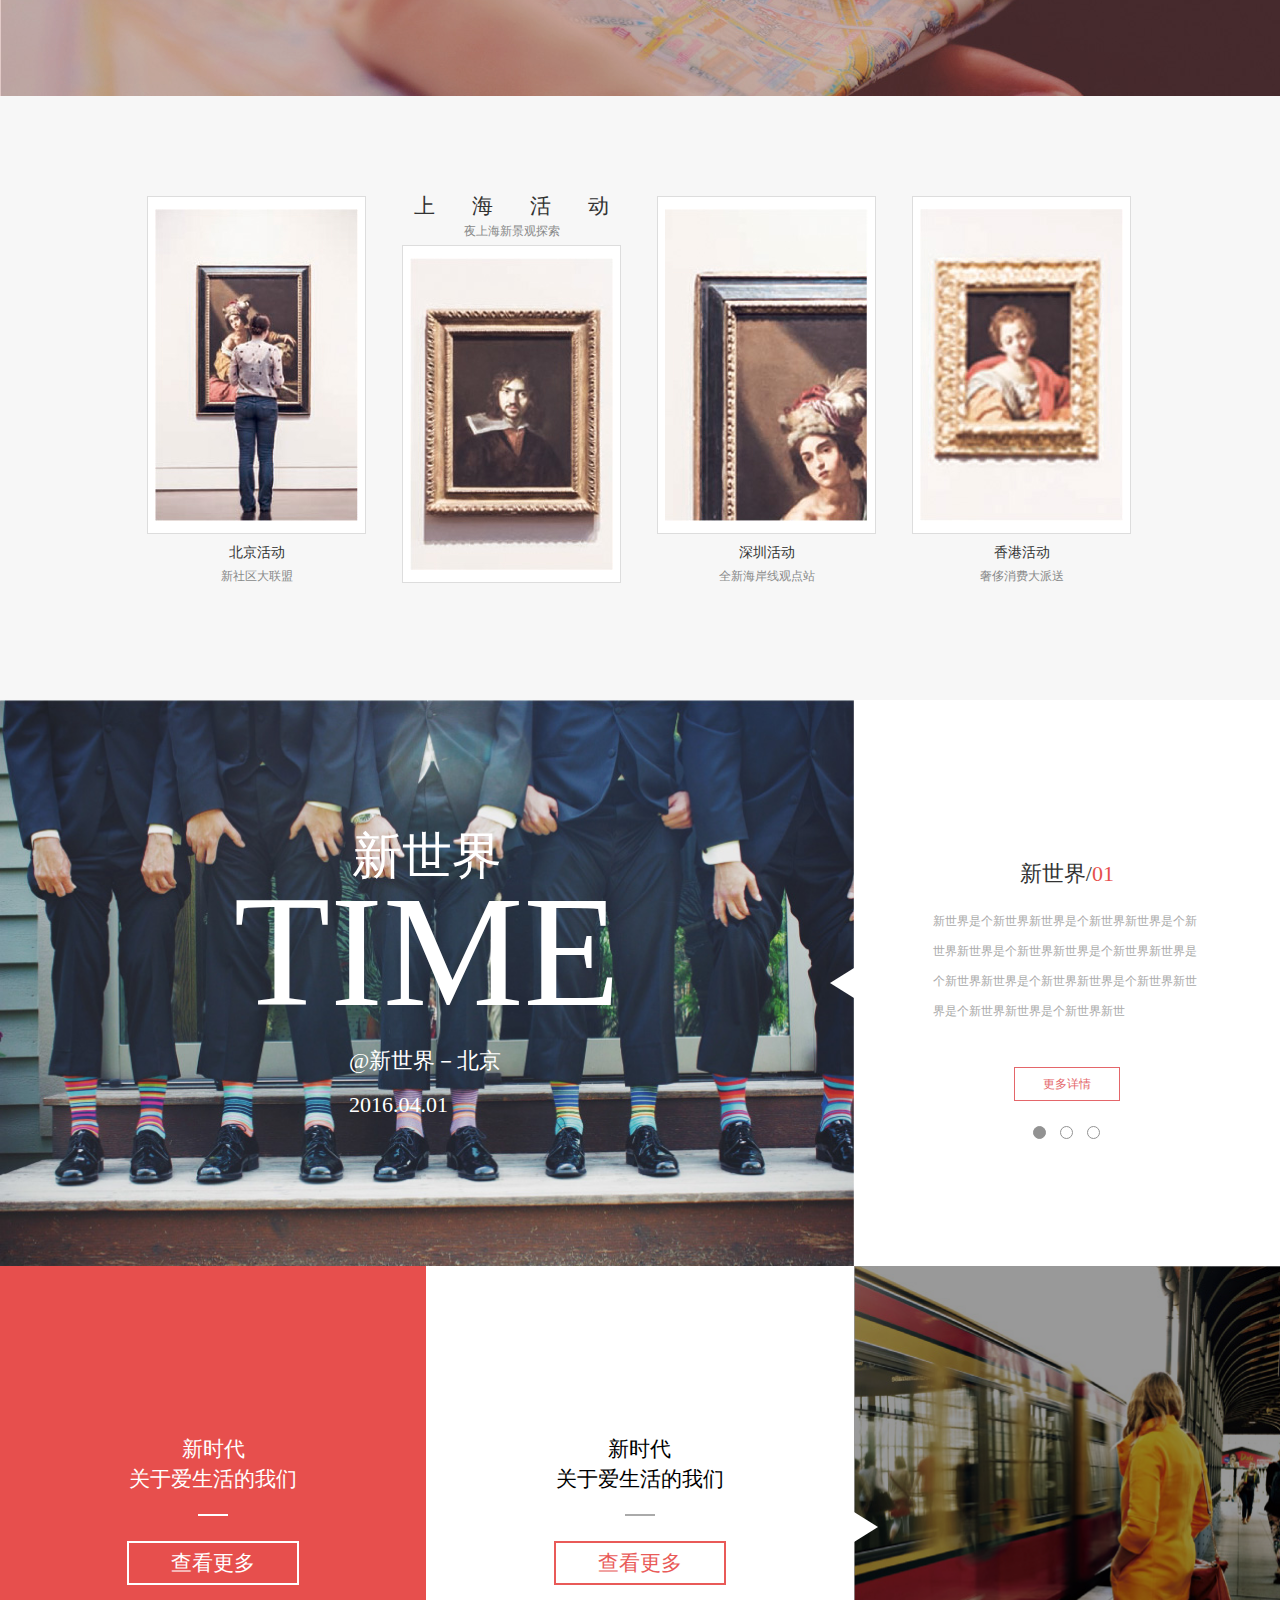
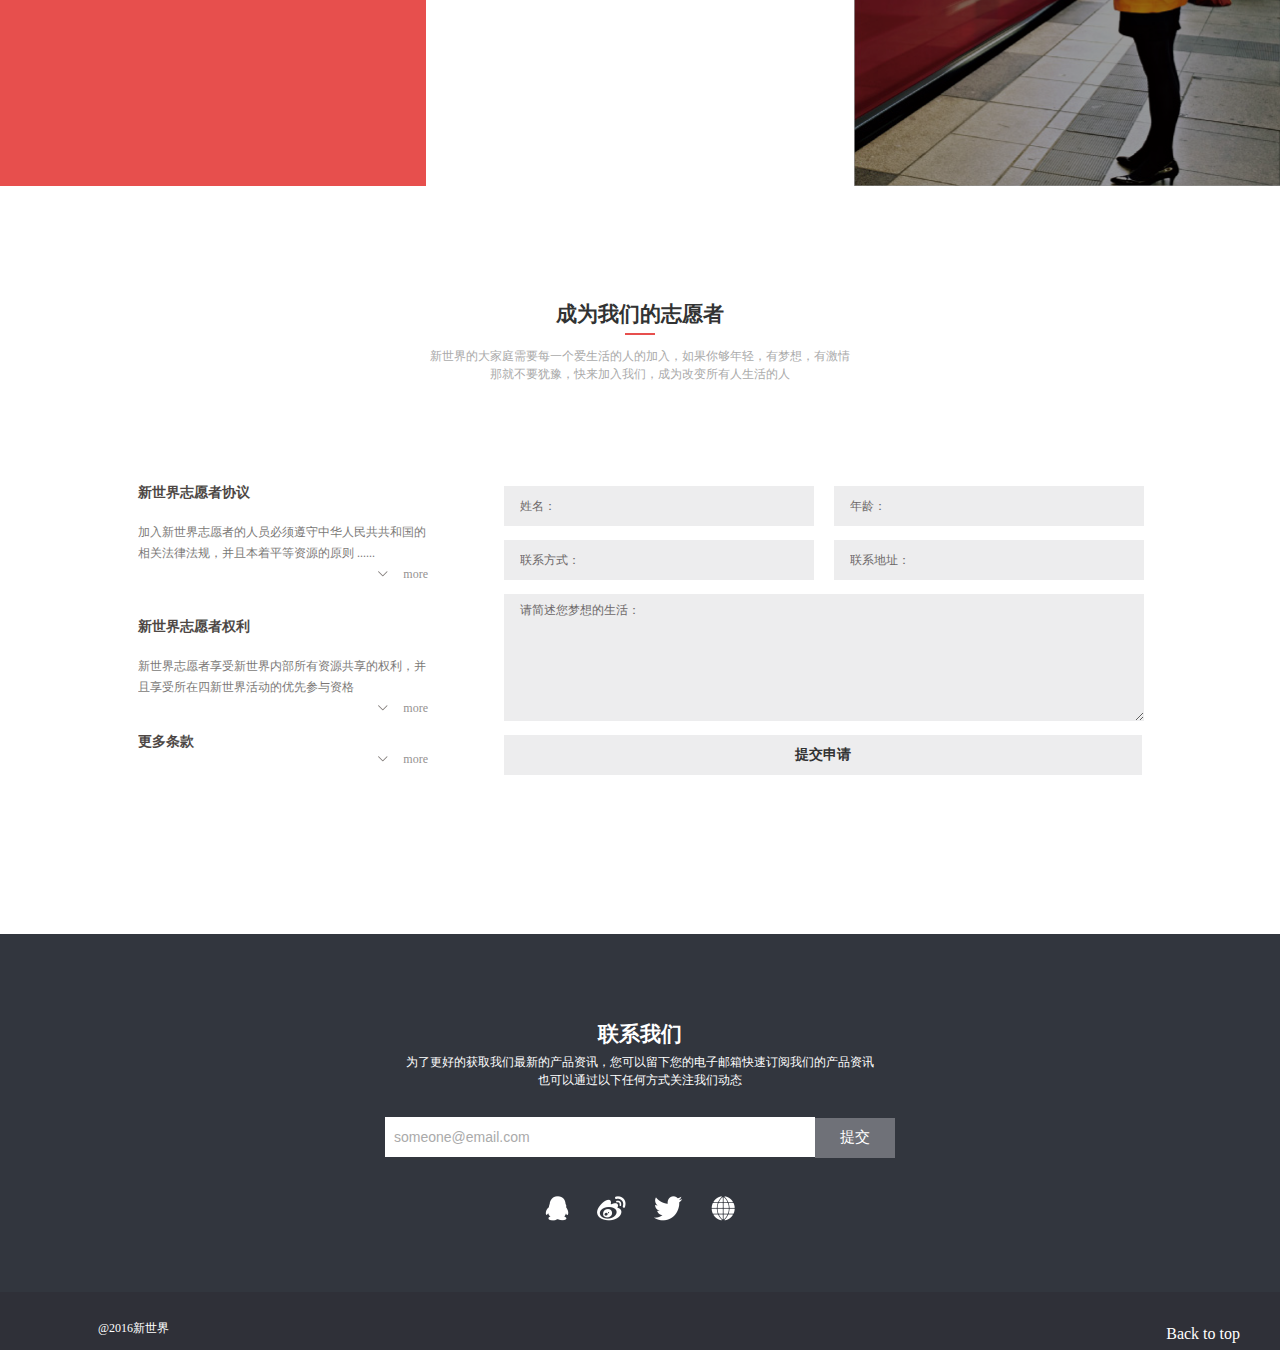
<file: html_css/task007/index.html>
<!DOCTYPE HTML>
<html>
<head>
	<meta charset="utf-8">
	<title>任务七：实现常见的技术产品官网的页面架构及样式布局</title>
	<link rel="stylesheet" type="text/css" href="css/style.css">
</head>
<body>
	<div class="header">
		<div class="left">新世界</div>
		<div class="right">
			<ul>
				<li><a href="#">首页</a></li>
				<li><a href="#">最新活动</a></li>
				<li><a href="#">项目介绍</a></li>
				<li><a href="#">爱心社区</a></li>
				<li><a href="#">关于我们</a></li>
			</ul>
			<div class="login"><a href="#">登录</a></div>
		</div>
	</div>


	<div class="main">
		<div class="banner">
			<div class="text">
				<div class="en">Time of new life</div>
				<div class="zh">
					新时代，年轻的人们让我们一起<br>体验新生活，享受新生活
				</div>
			</div>
			<div class="button"><a href="#">开始体验</a></div>
		</div>

		<div class="feature">
			<div class="point">
				<img src="images/circle-icon.png">
				<div>打造全新世界观，让你更<br>爱你的生活</div>
			</div>
			<div class="point">
				<img src="images/flag-icon.png">
				<div>丰富多彩的公益活动，发<br>挥新世界的主人公意识</div>
			</div>
			<div class="point">
				<img src="images/flower-icon.png">
				<div>时尚的新理念，超前体验<br>未知的生活</div>
			</div>
			<div class="point">
				<img src="images/square-icon.png">
				<div class="last">完善的培养机制，培养你<br>全新的世界观</div>
			</div>
		</div>

		<div class="question">
			<img src="images/book-icon-big.png">
			<div class="text">关于新世界，你不知道的还有什么？</div>
		</div>

		<div class="search">
			<div class="cover"></div>
			<div class="center">
			<div class="title">查找新世界城市活动信息</div>
			<div class="info">每个城市的有不同的活动信息，请自主查询您所需要了解的城市</div>
			<div>
				<form>
					<select>
						<option>中国</option>
					</select>
					<select>
						<option>北京市</option>
						<option>天津市</option>
						<option>河北省</option>
						<option>陕西省</option>
						<option>内蒙古自治区</option>
						<option>辽宁省</option>
					</select>
					<select>
						<option>城市</option>
					</select>
					<input type="submit" value="搜索">
				</form>
			</div>	
		</div>
		</div>

		<div class="exhibition">
			<div class="wrap">
				<div class="show">
					<div><img src="images/show-1.jpg"></div>
					<div class="title">北京活动</div>
					<div class="content">新社区大联盟</div>
				</div>
				<div class="show shanghai">
					<div class="title">上 海 活 动</div>
					<div class="content">夜上海新景观探索</div>
					<div><img src="images/show-2.jpg"></div>
				</div>
				<div class="show">
					<div><img src="images/show-3.jpg"></div>
					<div class="title">深圳活动</div>
					<div class="content">全新海岸线观点站</div>
				</div>
				<div class="show last">
					<div><img src="images/show-4.jpg"></div>
					<div class="title">香港活动</div>
					<div class="content">奢侈消费大派送</div>
				</div>
			</div>
		</div>

		<div class="new-world">
			<div class="left">
				<div class="title-zh">新世界</div>
				<div class="title-en">TIME</div>
				<div class="text">@新世界－北京<br>2016.04.01</div>
				<div class="triangle"></div>
			</div>
			<div class="right">
				<div class="title">新世界/<span>01</span></div>
				<p>新世界是个新世界新世界是个新世界新世界是个新世界新世界是个新世界新世界是个新世界新世界是个新世界新世界是个新世界新世界是个新世界新世界是个新世界新世界是个新世界新世</p>
				<div class="more"><a href="#">更多详情</a></div>
				<div class="dot"><a href="#"></a><a href="#"></a><a href="#"></a></div>
			</div>
		</div>

		<div class="new-time">
			<div class="red-block">
				<div class="about">新时代<br>关于爱生活的我们</div>
				<div class="line"></div>
				<div class="more">查看更多</div>
			</div>
			<div class="white-block">
				<div class="about">新时代<br>关于爱生活的我们</div>
				<div class="line"></div>
				<div class="more">查看更多</div>
			</div>
			<div class="img-block">
				<div class="cover"></div>
				<div class="triangle"></div>
			</div>
		</div>

		<div class="volunteer">
			<h5>成为我们的志愿者</h5>
			<div class="line"></div>
			<div class="subtitle">新世界的大家庭需要每一个爱生活的人的加入，如果你够年轻，有梦想，有激情那就不要犹豫，快来加入我们，成为改变所有人生活的人 </div>
			<div class="wrap">
				<div class="info">
					<div class="content">
						<h6>新世界志愿者协议</h6>
						<p>加入新世界志愿者的人员必须遵守中华人民共共和国的相关法律法规，并且本着平等资源的原则 ......</p>
						<div class="more"><a href="#">more</a></div>
					</div>
					<div class="content second">
						<h6>新世界志愿者权利</h6>
						<p>新世界志愿者享受新世界内部所有资源共享的权利，并且享受所在四新世界活动的优先参与资格</p>
						<div class="more"><a href="#">more</a></div>
					</div>
					<div class="content">
						<h6>更多条款</h6>
						<div class="more"><a href="#">more</a></div>
					</div>
				</div>
				<form>
					<table>
						<tr>
							<td><input type="text" name="name" value="姓名："></td>
							<td class="right"><input type="text" name="age" value="年龄："></td>
						</tr>
						<tr>
							<td><input type="text" name="name" value="联系方式："></td>
							<td class="right"><input type="text" name="name" value="联系地址："></td>
						</tr>
						<tr>
							<td colspan="2"><textarea>请简述您梦想的生活：</textarea></td>
						</tr>
						<tr>
							<td colspan="2"><input type="submit" name="sub" value="提交申请"></td>
						</tr>
					</table>
				</form>
			</div>
		</div>
	</div>


	<div class="footer">
		<div class="contact">
			<h4>联系我们</h4>
			<p>为了更好的获取我们最新的产品资讯，您可以留下您的电子邮箱快速订阅我们的产品资讯<br>也可以通过以下任何方式关注我们动态</p>
			<form>
				<input type="text" name="email" value="someone@email.com">
				<input type="submit" name="submit" value="提交">
			</form>
			<ul class="logo">
				<li><img src="images/logo-1.png"></li>
				<li><img src="images/logo-2.png"></li>
				<li><img src="images/logo-3.png"></li>
				<li><img src="images/logo-4.png"></li>
			</ul>
		</div>
		<div class="bottom">
			<div class="info">@2016新世界</div>
			<div class="link"><a href="#">Back to top</a></div>
		</div>
	</div>
</body>
</html>
</file>
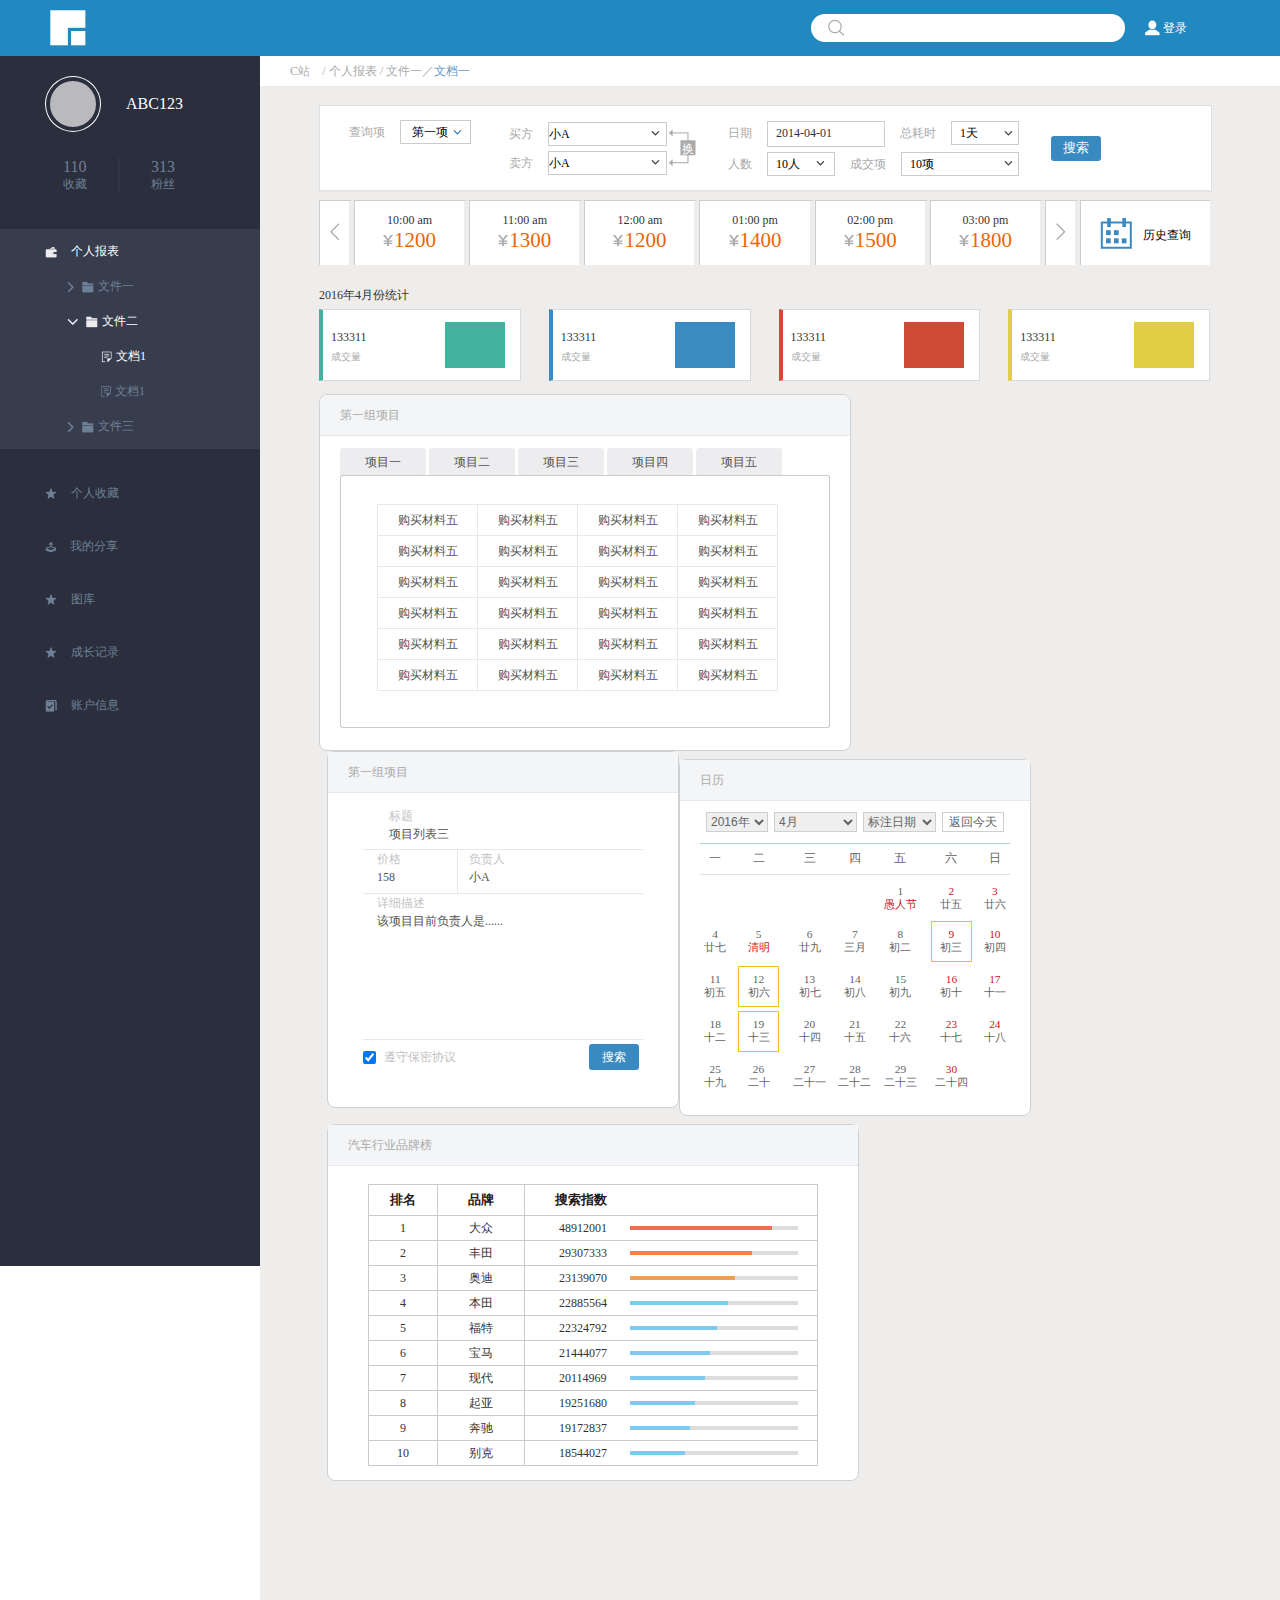
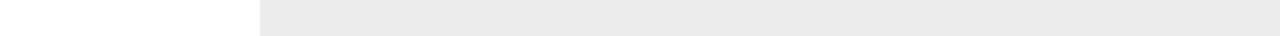
<file: html_css/task009/index.html>
<!DOCTYPE HTML>
<html>
<head>
	<meta charset="utf-8">
	<title>任务九：使用HTML/CSS实现一个复杂页面</title>
	<link rel="stylesheet" type="text/css" href="css/style.css">
</head>
<body>
	<div class="header">
		<div class="logo">
			<img src="img/header-logo.png">
		</div>
		<div class="right">
			<input type="text" >
			<a class="login" href="#">登录</a>
		</div>
	</div>
	<div class="main clearfix">
		<div class="left">
			<div class="user">
				<div class="portrait">
					<span></span>
					<span>ABC123</span>
				</div>
				<div class="user-info">
					<div><span>110</span><br>收藏</div>
					<div><span>313</span><br>粉丝</div>
				</div>
			</div>
			<ul class="menu">
				<li class="report-form">
					<img src="img/list-icon-01.png">
					<span class="white">个人报表</span>
					<ul>
						<li>
							<img src="img/more-icon-02.png">
							<img src="img/list-icon-02.png">
							<span>文件一</span>
						</li>
						<li>
							<img src="img/more-icon-01.png">
							<img src="img/list-icon-03.png">
							<span class="white">文件二</span>
							<ul>
								<li>
									<img src="img/list-icon-04.png">
									<span class="white">文档1</span>
								</li>
								<li>
									<img src="img/list-icon-05.png">
									<span>文档1</span>
								</li>
							</ul>
						</li>
						<li>
							<img src="img/more-icon-02.png">
							<img src="img/list-icon-02.png">
							<span>文件三</span>
						</li>
					</ul>
				</li>
				<li>
					<img src="img/list-icon-06.png">
					<span>个人收藏</span>
				</li>
				<li>
					<img src="img/list-icon-07.png">
					<span>我的分享</span>
				</li>
				<li>
					<img src="img/list-icon-06.png">
					<span>图库</span>
				</li>
				<li>
					<img src="img/list-icon-06.png">
					<span>成长记录</span>
				</li>
				<li>
					<img src="img/list-icon-08.png">
					<span>账户信息</span>
				</li>
			</ul>
		</div>
		<div class="right">
			<div class="path">
				<span>C站</span>/ 个人报表 / 文件一／<span>文档一</span>
			</div>
			<div class="data">
				<form class="search">
					<div class="set-par one">
						<label>查询项</label>
						<select>
							<option>第一项</option>
							<option>第二项</option>
							<option>第三项</option>
						</select>
					</div>
					<div class="set-par two">
						<div>
							<label>买方</label>
							<select>
								<option>小A</option>
								<option>小B</option>
								<option>小C</option>
							</select>
						</div>
						<div>
							<label>卖方</label>
							<select>
								<option>小A</option>
								<option>小B</option>
								<option>小C</option>
							</select>
						</div>
						<div class="swap"><a href="#">换</a></div>
					</div>
					<div class="set-par three">
						<div class="top">
							<label>日期</label>
							<input type="text" name="date" value="2014-04-01">
							<label>总耗时</label>
							<select>
								<option>1天</option>
								<option>4天</option>
								<option>8天</option>
							</select>
						</div>	
						<div class="bottom">
							<label>人数</label>
							<select>
								<option>10人</option>
								<option>5人</option>
								<option>1人</option>
							</select>
							<label>成交项</label>
							<select>
								<option>10项</option>
								<option>5项</option>
								<option>1项</option>
							</select>
						</div>
					</div>
					<div class="set-par four">
						<input type="submit" value="搜索">
					</div>
				</form>
				<div class="history">
					<div class="more cell">
						<a href="#"><img src="img/left-more.png"></a>
					</div>
					<div class="cell interval">
						<div class="time">10:00 am</div>
						<div class="money"><img src="img/RMB.png">1200</div>
					</div>
					<div class="cell interval">
						<div class="time">11:00 am</div>
						<div class="money"><img src="img/RMB.png">1300</div>
					</div>
					<div class="cell interval">
						<div class="time">12:00 am</div>
						<div class="money"><img src="img/RMB.png">1200</div>
					</div>
					<div class="cell interval">
						<div class="time">01:00 pm</div>
						<div class="money"><img src="img/RMB.png">1400</div>
					</div>
					<div class="cell interval">
						<div class="time">02:00 pm</div>
						<div class="money"><img src="img/RMB.png">1500</div>
					</div>
					<div class="cell interval">
						<div class="time">03:00 pm</div>
						<div class="money"><img src="img/RMB.png">1800</div>
					</div>
					<div class="more cell">
						<a href="#"><img src="img/right-more.png"></a>
					</div>
					<div class="history-search cell">
						<div>
							<img src="img/history.png">
							<span>历史查询</span>
						</div>
					</div>
				</div>
				<div class="statistic">
					<div class="April">2016年4月份统计</div>
					<div class="volume">
						<div class="green subtotal">
							<div class="square"></div>
							<div class="num">133311</div>
							<div>成交量</div>
						</div>
						<div class="blue subtotal">
							<div class="square"></div>
							<div class="num">133311</div>
							<div>成交量</div>
						</div>
						<div class="red subtotal">
							<div class="square"></div>
							<div class="num">133311</div>
							<div>成交量</div>
						</div>
						<div class="yellow subtotal">
							<div class="square"></div>
							<div class="num">133311</div>
							<div>成交量</div>
						</div>
					</div>
				</div>
				<div class="project">
					<div class="tab">
						<div class="title">第一组项目</div>
						<ul>
							<li class="tab-item tab-01">
								
								<div id="content-a" class="tab-content">
									<table>
										<tr>
											<td>购买材料一</td>
											<td>购买材料一</td>
											<td>购买材料一</td>
											<td>购买材料一</td>
										</tr>
										<tr>
											<td>购买材料一</td>
											<td>购买材料一</td>
											<td>购买材料一</td>
											<td>购买材料一</td>
										</tr>
										<tr>
											<td>购买材料一</td>
											<td>购买材料一</td>
											<td>购买材料一</td>
											<td>购买材料一</td>
										</tr>
										<tr>
											<td>购买材料一</td>
											<td>购买材料一</td>
											<td>购买材料一</td>
											<td>购买材料一</td>
										</tr>
										<tr>
											<td>购买材料一</td>
											<td>购买材料一</td>
											<td>购买材料一</td>
											<td>购买材料一</td>
										</tr>
										<tr>
											<td>购买材料一</td>
											<td>购买材料一</td>
											<td>购买材料一</td>
											<td>购买材料一</td>
										</tr>
									</table>
								</div>
								<a class="title-item" href="#content-a">项目一</a>
							</li>
							<li class="tab-item tab-02">
								<div id="content-b" class="tab-content">
									<table>
										<tr>
											<td>购买材料二</td>
											<td>购买材料二</td>
											<td>购买材料二</td>
											<td>购买材料二</td>
										</tr>
										<tr>
											<td>购买材料二</td>
											<td>购买材料二</td>
											<td>购买材料二</td>
											<td>购买材料二</td>
										</tr>
										<tr>
											<td>购买材料二</td>
											<td>购买材料二</td>
											<td>购买材料二</td>
											<td>购买材料二</td>
										</tr>
										<tr>
											<td>购买材料二</td>
											<td>购买材料二</td>
											<td>购买材料二</td>
											<td>购买材料二</td>
										</tr>
										<tr>
											<td>购买材料二</td>
											<td>购买材料二</td>
											<td>购买材料二</td>
											<td>购买材料二</td>
										</tr>
										<tr>
											<td>购买材料二</td>
											<td>购买材料二</td>
											<td>购买材料二</td>
											<td>购买材料二</td>
										</tr>
									</table>
								</div>
								<a class="title-item" href="#content-b">项目二</a>
							</li>
							<li class="tab-item tab-03">
								<div id="content-c" class="tab-content">
									<table>
										<tr>
											<td>购买材料三</td>
											<td>购买材料三</td>
											<td>购买材料三</td>
											<td>购买材料三</td>
										</tr>
										<tr>
											<td>购买材料三</td>
											<td>购买材料三</td>
											<td>购买材料三</td>
											<td>购买材料三</td>
										</tr>
										<tr>
											<td>购买材料三</td>
											<td>购买材料三</td>
											<td>购买材料三</td>
											<td>购买材料三</td>
										</tr>
										<tr>
											<td>购买材料三</td>
											<td>购买材料三</td>
											<td>购买材料三</td>
											<td>购买材料三</td>
										</tr>
										<tr>
											<td>购买材料三</td>
											<td>购买材料三</td>
											<td>购买材料三</td>
											<td>购买材料三</td>
										</tr>
										<tr>
											<td>购买材料三</td>
											<td>购买材料三</td>
											<td>购买材料三</td>
											<td>购买材料三</td>
										</tr>
									</table>
								</div>
								<a class="title-item" href="#content-c">项目三</a>
							</li>
							<li class="tab-item tab-04">
								<div id="content-d" class="tab-content">
									<table>
										<tr>
											<td>购买材料四</td>
											<td>购买材料四</td>
											<td>购买材料四</td>
											<td>购买材料四</td>
										</tr>
										<tr>
											<td>购买材料四</td>
											<td>购买材料四</td>
											<td>购买材料四</td>
											<td>购买材料四</td>
										</tr>
										<tr>
											<td>购买材料四</td>
											<td>购买材料四</td>
											<td>购买材料四</td>
											<td>购买材料四</td>
										</tr>
										<tr>
											<td>购买材料四</td>
											<td>购买材料四</td>
											<td>购买材料四</td>
											<td>购买材料四</td>
										</tr>
										<tr>
											<td>购买材料四</td>
											<td>购买材料四</td>
											<td>购买材料四</td>
											<td>购买材料四</td>
										</tr>
										<tr>
											<td>购买材料四</td>
											<td>购买材料四</td>
											<td>购买材料四</td>
											<td>购买材料四</td>
										</tr>
									</table>
								</div>
								<a class="title-item" href="#content-d">项目四</a>
							</li>
							<li class="tab-item tab-05">
								<div id="content-e" class="tab-content">
									<table>
										<tr>
											<td>购买材料五</td>
											<td>购买材料五</td>
											<td>购买材料五</td>
											<td>购买材料五</td>
										</tr>
										<tr>
											<td>购买材料五</td>
											<td>购买材料五</td>
											<td>购买材料五</td>
											<td>购买材料五</td>
										</tr>
										<tr>
											<td>购买材料五</td>
											<td>购买材料五</td>
											<td>购买材料五</td>
											<td>购买材料五</td>
										</tr>
										<tr>
											<td>购买材料五</td>
											<td>购买材料五</td>
											<td>购买材料五</td>
											<td>购买材料五</td>
										</tr>
										<tr>
											<td>购买材料五</td>
											<td>购买材料五</td>
											<td>购买材料五</td>
											<td>购买材料五</td>
										</tr>
										<tr>
											<td>购买材料五</td>
											<td>购买材料五</td>
											<td>购买材料五</td>
											<td>购买材料五</td>
										</tr>
									</table>
								</div>
								<a class="title-item" href="#content-e">项目五</a>
							</li>
						</ul>
					</div>
					<div class="info">
						<div class="title">第一组项目</div>
						<div class="content">
							<div class="name">
								<span class="font-title">标题</span><br>
								<span class="font-info">项目列表三</span>
							</div>
							<div class="para">
								<div class="price">
									<span class="font-title">价格</span><br>
									<span class="font-info">158</span>
								</div>
								<div class="person">
									<span class="font-title">负责人</span><br>
									<span class="font-info">小A</span>
								</div>
							</div>
							<div class="detail">
								<span class="font-title">详细描述</span><br>
								<span class="font-info">该项目目前负责人是......</span>
							</div>
							<form>
								<input type="checkbox" name="agreement" id="agreement" checked>
								<label for="agreement" class="font-title">遵守保密协议</label>
								<button>搜索</button>
							</form>
						</div>
					</div>
					<div class="calendar">
						<div class="title">日历</div>
						<div class="date">
							<form action="#">
								<select class="year">
									<option>2016年</option>
								</select>
								<select class="month">
									<option>4月</option>
								</select>
								<select class="label">
									<option>标注日期</option>
								</select>
								<button>返回今天</button>
							</form>
							<table>
								<tr class="week">
									<td>一</td>
									<td>二</td>
									<td>三</td>
									<td>四</td>
									<td>五</td>
									<td>六</td>
									<td>日</td>
								</tr>
								<tr class="day first-line">
									<td></td>
									<td></td>
									<td></td>
									<td></td>
									<td>1<br><span class="holiday">愚人节</span></td>
									<td><span class="holiday">2</span><br>廿五</td>
									<td><span class="holiday">3</span><br>廿六</td>
								</tr>
								<tr class="day"> 
									<td>4<br>廿七</td>
									<td>5<br><span class="holiday">清明</span></td>
									<td>6<br>廿九</td>
									<td>7<br>三月</td>
									<td>8<br>初二</td>
									<td><span class="sign"><span class="holiday">9</span><br>初三</span></td>
									<td><span class="holiday">10</span><br>初四</td>
								</tr>
								<tr class="day">
									<td>11<br>初五</td>
									<td><span class="sign">12<br>初六</span></td>
									<td>13<br>初七</td>
									<td>14<br>初八</td>
									<td>15<br>初九</td>
									<td><span class="holiday">16</span><br>初十</td>
									<td><span class="holiday">17</span><br>十一</td>
								</tr>
								<tr class="day">
									<td>18<br>十二</td>
									<td><span class="sign">19<br>十三</span></td>
									<td>20<br>十四</td>
									<td>21<br>十五</td>
									<td>22<br>十六</td>
									<td><span class="holiday">23</span><br>十七</td>
									<td><span class="holiday">24</span><br>十八</td>
								</tr>
								<tr class="day">
									<td>25<br>十九</td>
									<td>26<br>二十</td>
									<td>27<br>二十一</td>
									<td>28<br>二十二</td>
									<td>29<br>二十三</td>
									<td><span class="holiday">30</span><br>二十四</td>
									<td></td>
								</tr>
							</table>
						</div>
					</div>
					<div class="ranking">
						<div class="title">汽车行业品牌榜</div>
						<div class="list">
							<table>
								<tr>
									<th>排名</th>
									<th>品牌</th>
									<th>搜索指数</th>
								</tr>
								<tr>
									<td>1</td>
									<td>大众</td>
									<td>48912001
										<div class="chart"><span class="A"></span></div>
									</td>
								</tr>
								<tr>
									<td>2</td>
									<td>丰田</td>
									<td>29307333
										<div class="chart"><span class="B"></span></div>
									</td>
								</tr>
								<tr>
									<td>3</td>
									<td>奥迪</td>
									<td>23139070
										<div class="chart"><span class="C"></span></div>
									</td>
								</tr>
								<tr>
									<td>4</td>
									<td>本田</td>
									<td>22885564
										<div class="chart"><span class="D"></span></div>
									</td>
								</tr>
								<tr>
									<td>5</td>
									<td>福特</td>
									<td>22324792
										<div class="chart"><span class="E"></span></div>
									</td>
								</tr>
								<tr>
									<td>6</td>
									<td>宝马</td>
									<td>21444077
										<div class="chart"><span class="F"></span></div>
									</td>
								</tr>
								<tr>
									<td>7</td>
									<td>现代</td>
									<td>20114969
										<div class="chart"><span class="G"></span></div>
									</td>
								</tr>
								<tr>
									<td>8</td>
									<td>起亚</td>
									<td>19251680
										<div class="chart"><span class="H"></span></div>
									</td>
								</tr>
								<tr>
									<td>9</td>
									<td>奔驰</td>
									<td>19172837
										<div class="chart"><span class="I"></span></div>
									</td>
								</tr>
								<tr>
									<td>10</td>
									<td>别克</td>
									<td>18544027
										<div class="chart"><span class="J"></span></div>
									</td>
								</tr>
							</table>
						</div>
					</div>
				</div>

			</div>
		</div>
	</div>
</body>
</html>
</file>
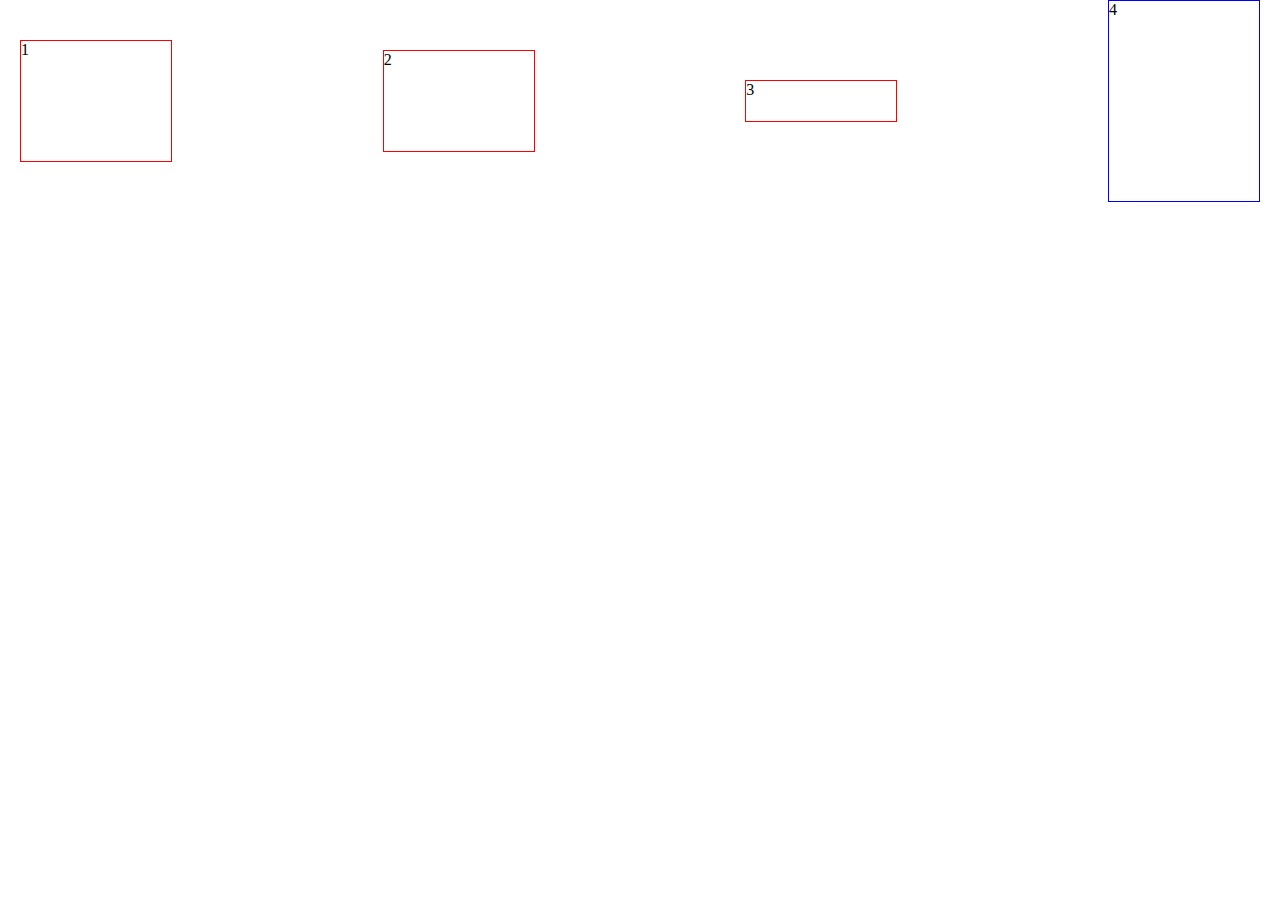
<file: html_css/task010/index.html>
<!DOCTYPE html>
<html lang="en">
<head>
	<meta charset="UTF-8">
	<title>任务十</title>
	<link rel="stylesheet" type="text/css" href="css/style.css">
</head>
<body>
	<div class="container">
		<div class="child">1</div>
		<div class="child">2</div>
		<div class="child">3</div>
		<div class="child">4</div>
	</div>
	
</body>
</html>
</file>
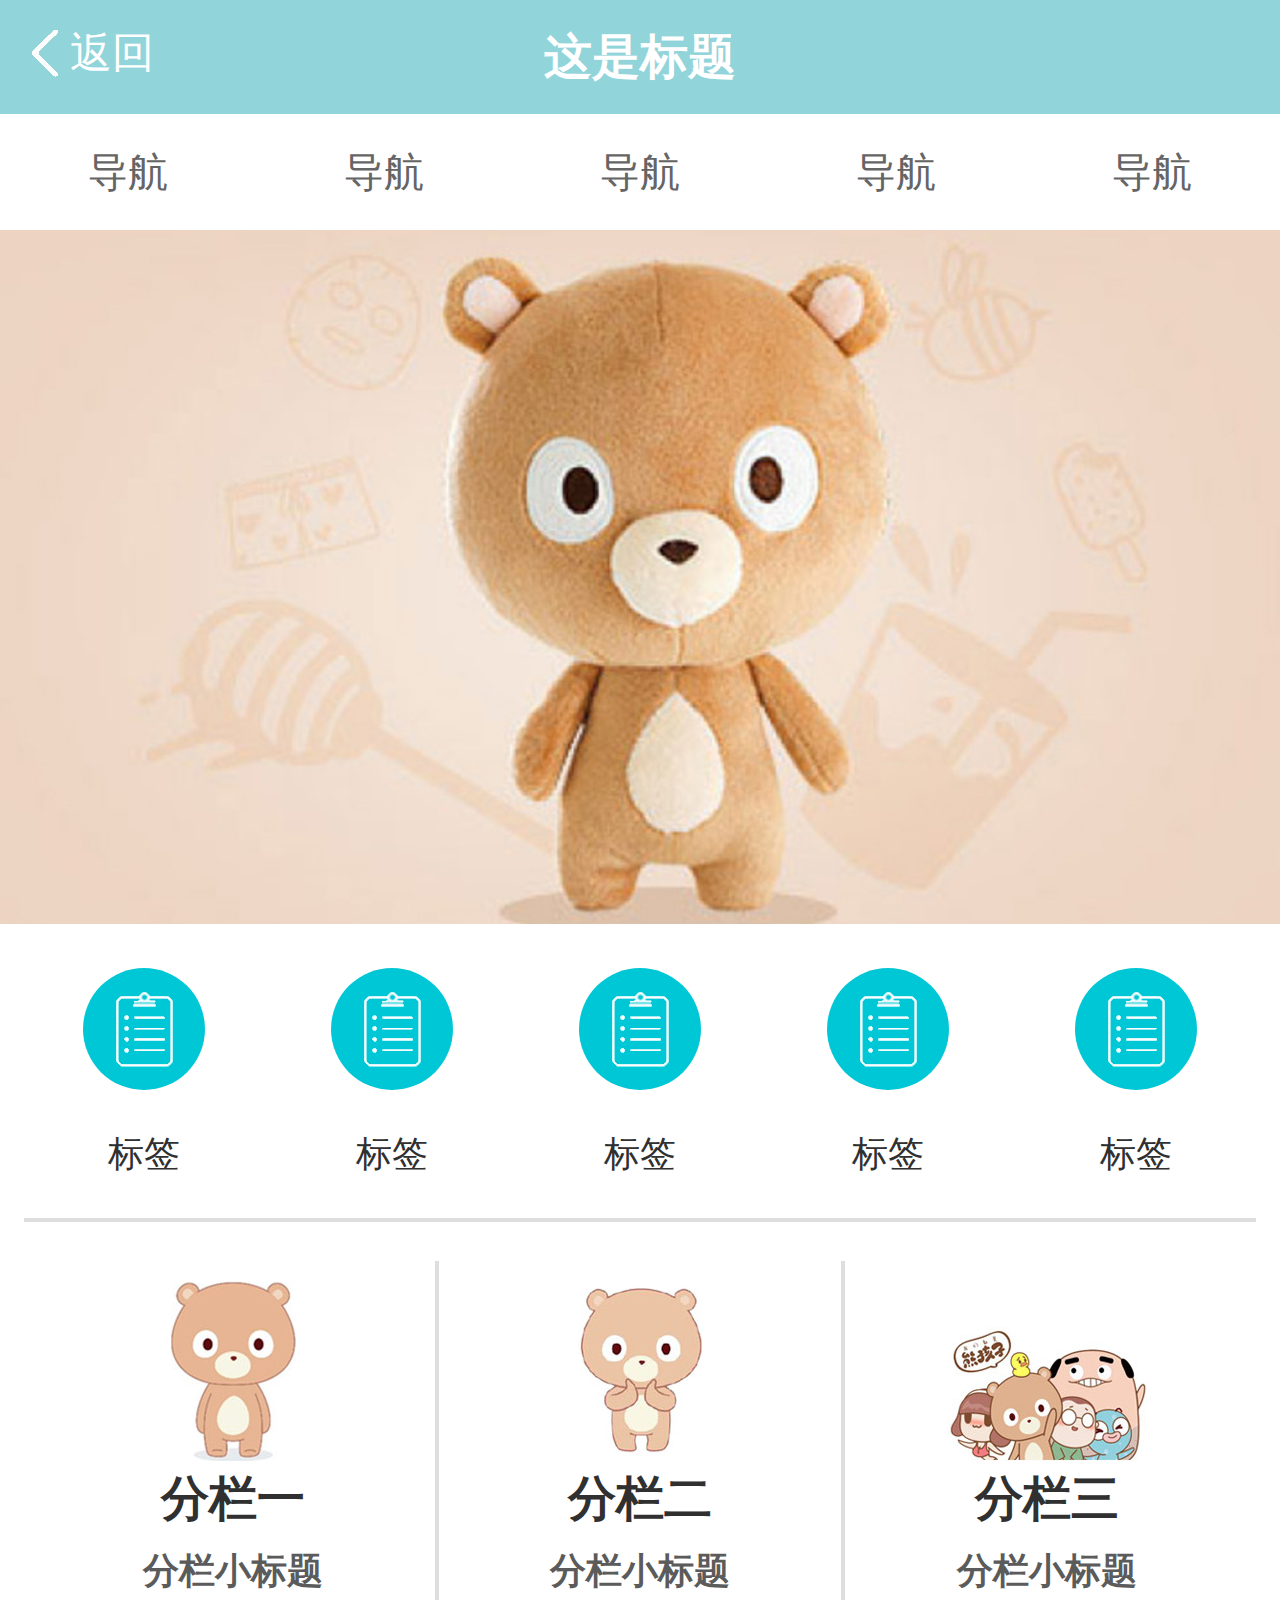
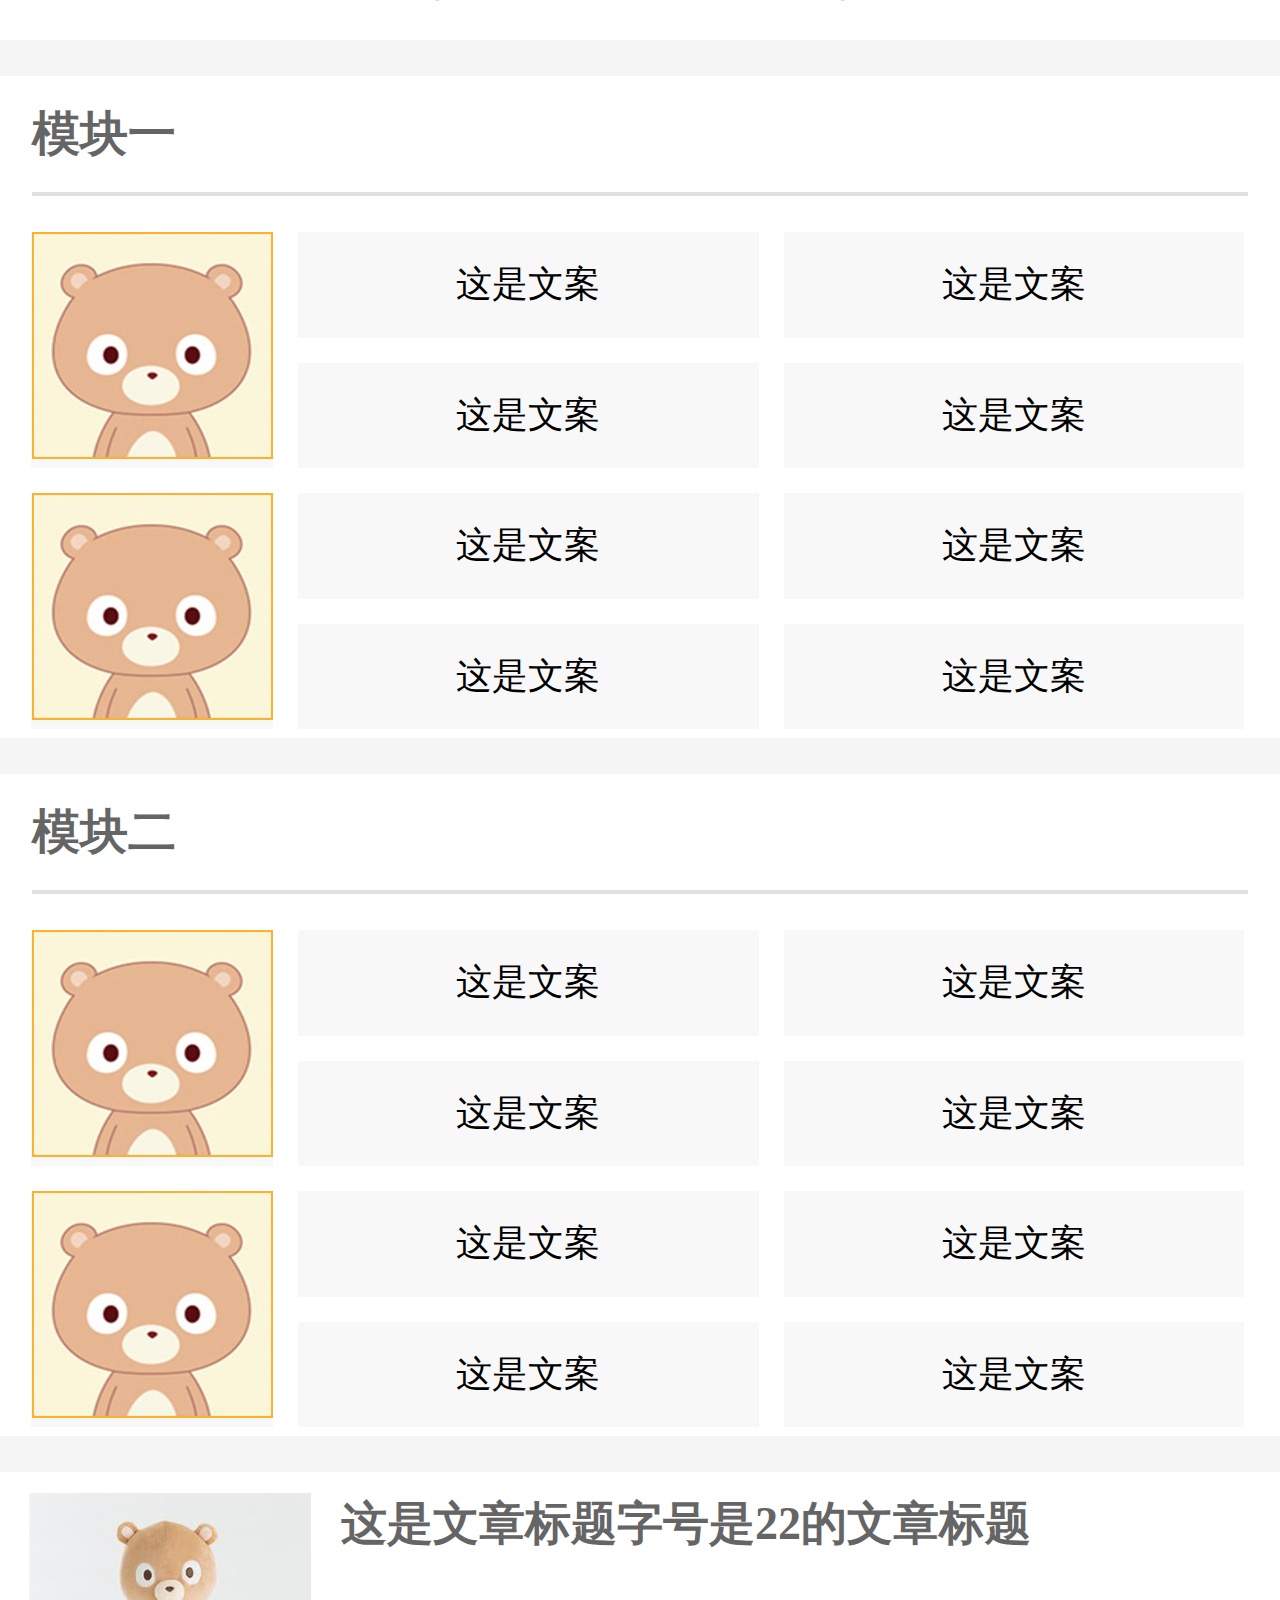
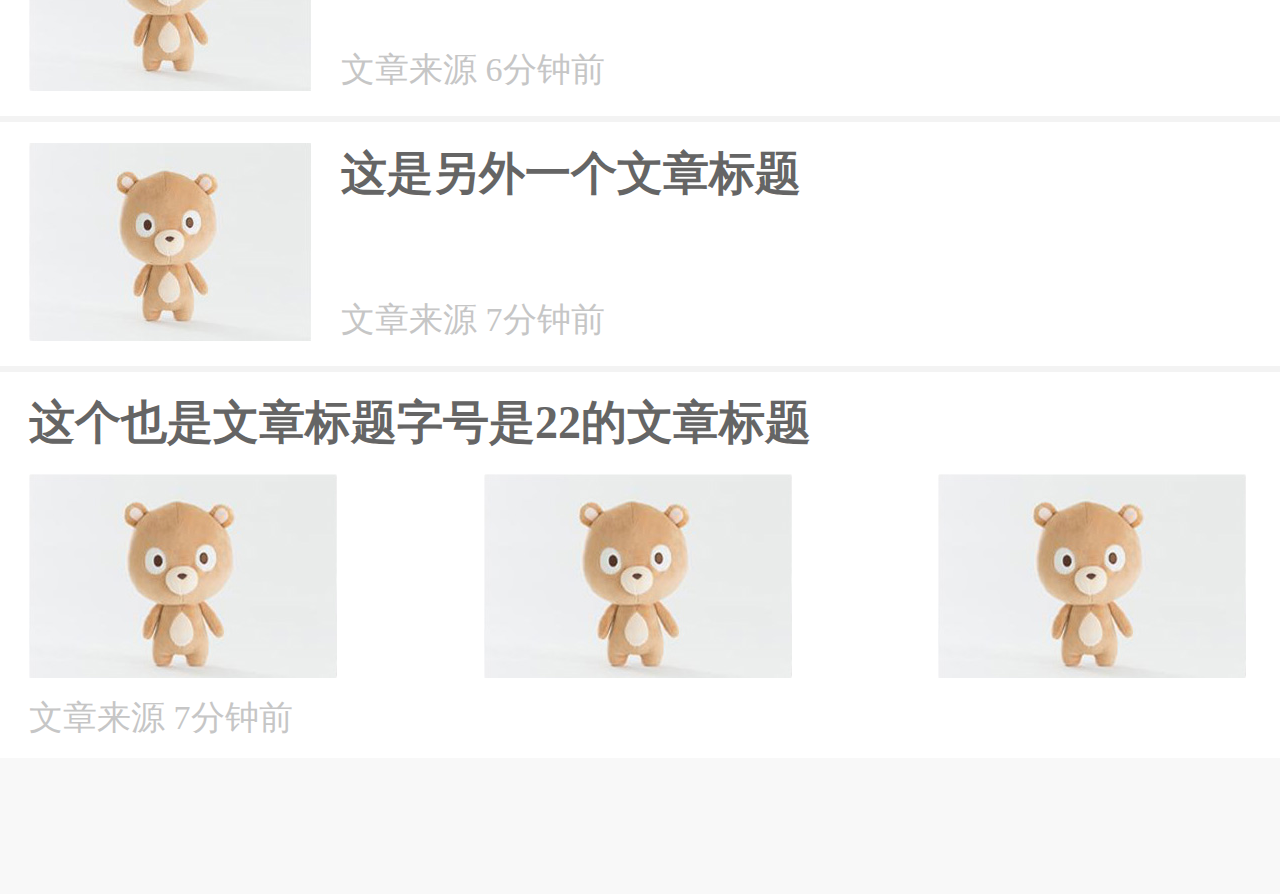
<file: html_css/task011/index.html>
<!DOCTYPE html>
<html lang="en">
<head>
	<meta charset="UTF-8">
	<title>任务十一</title>
	<link rel="stylesheet" href="css/style.css">
</head>
<body>
	<div class="header">
		<a href="#" class="back">返回</a>
		<h1>这是标题</h1>
		<ul class="nav">
			<li><a href="#">导航</a></li>
			<li><a href="#">导航</a></li>
			<li><a href="#">导航</a></li>
			<li><a href="#">导航</a></li>
			<li><a href="#">导航</a></li>
		</ul>
	</div>
	<div class="banner">
		<img src="img/bear.jpg" alt="bear" class="bgbear">
		<ul class="label">
			<li>
				<span></span>
				<div>标签</div>
			</li>
			<li>
				<span></span>
				<div>标签</div>
			</li>
			<li>
				<span></span>
				<div>标签</div>
			</li>
			<li>
				<span></span>
				<div>标签</div>
			</li>
			<li>
				<span></span>
				<div>标签</div>
			</li>
		</ul>
		<div class="field">
			<div class="subfield">
				<img src="img/smbear01.jpg">
				<h2>分栏一</h2>
				<h3>分栏小标题</h3>
			</div>
			<div class="subfield second">
				<img src="img/smbear02.jpg">
				<h2>分栏二</h2>
				<h3>分栏小标题</h3>
			</div>
			<div class="subfield">
				<img src="img/smbear03.jpg">
				<h2>分栏三</h2>
				<h3>分栏小标题</h3>
			</div>
		</div>
	</div>
	<div class="module">
		<div class="sub-module">
			<h2>模块一</h2>
			<div class="content">
				<table>
					<tr>
						<td rowspan="2" class="bearhead"><img src="img/bearhead.jpg" alt="bear"></td>
						<td>这是文案</td>
						<td>这是文案</td>
					</tr>
					<tr>
						<td>这是文案</td>
						<td>这是文案</td>
					</tr>
					<tr>
						<td rowspan="2"><img src="img/bearhead.jpg" alt="bear"></td>
						<td>这是文案</td>
						<td>这是文案</td>
					</tr>
					<tr>
						<td>这是文案</td>
						<td>这是文案</td>
					</tr>
				</table>
			</div>
		</div>
		<div class="sub-module">
			<h2>模块二</h2>
			<div class="content">
				<table>
					<tr>
						<td rowspan="2" class="bearhead"><img src="img/bearhead.jpg" alt="bear"></td>
						<td>这是文案</td>
						<td>这是文案</td>
					</tr>
					<tr>
						<td>这是文案</td>
						<td>这是文案</td>
					</tr>
					<tr>
						<td rowspan="2"><img src="img/bearhead.jpg" alt="bear"></td>
						<td>这是文案</td>
						<td>这是文案</td>
					</tr>
					<tr>
						<td>这是文案</td>
						<td>这是文案</td>
					</tr>
				</table>
			</div>
		</div>
	</div>
	<div class="article">
		<img src="img/bear-article-01.jpg" alt="熊">
		<div>
			<h3>这是文章标题字号是22的文章标题</h3>
			<div class="from">文章来源 6分钟前</div>
		</div>
	</div>
	<div class="article">
		<img src="img/bear-article-01.jpg" alt="熊">
		<div>
			<h3>这是另外一个文章标题</h3>
			<div class="from">文章来源 7分钟前</div>
		</div>
	</div>
	<div class="last">
		<h3>这个也是文章标题字号是22的文章标题</h3>
		<div class="figure">
			<img src="img/bear-article-02.jpg" alt="熊">
			<img src="img/bear-article-02.jpg" alt="熊">
			<img src="img/bear-article-02.jpg" alt="熊">
		</div>
		<div class="from">文章来源 7分钟前</div>
	</div>
</body>
</html>
</file>
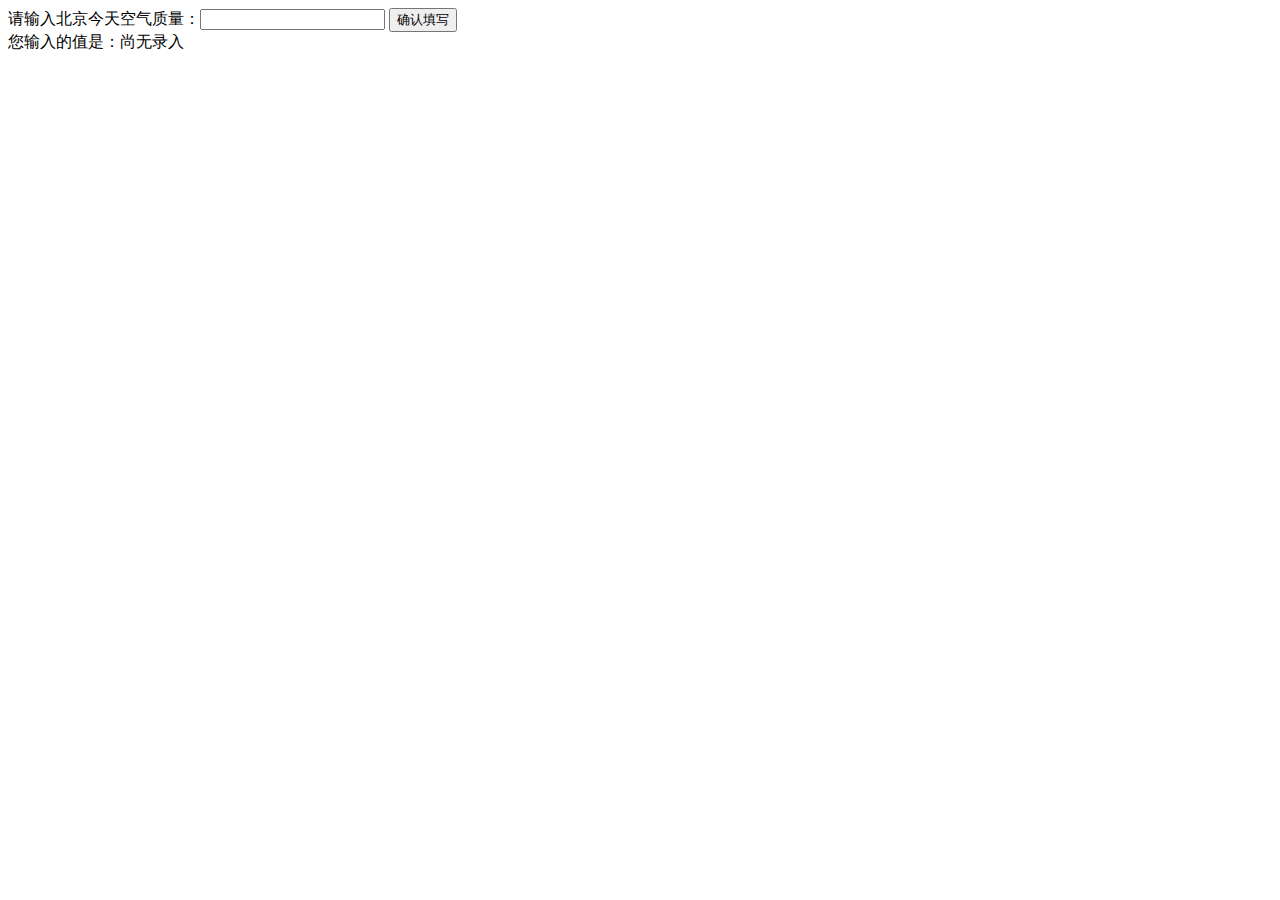
<file: javascript/task001/index.html>
<!DOCTYPE html>
<html>
  <head>
    <meta charset="utf-8">
    <title>IFE JavaScript Task 01</title>
  </head>
<body>

  <label>请输入北京今天空气质量：<input id="aqi-input" type="text"></label>
  <button id="button">确认填写</button>

  <div>您输入的值是：<span id="aqi-display">尚无录入</span></div>

<script type="text/javascript">

(function() {
  /*    
  在注释下方写下代码
  给按钮button绑定一个点击事件
  在事件处理函数中
  获取aqi-input输入的值，并显示在aqi-display中
  */
  var btn = document.getElementById("button");
  var input = document.getElementById("aqi-input");
  var display = document.getElementById("aqi-display");
  btn.onclick=function(){
  	display.innerHTML=input.value;
  };
})();
</script>
</body>
</html>
</file>
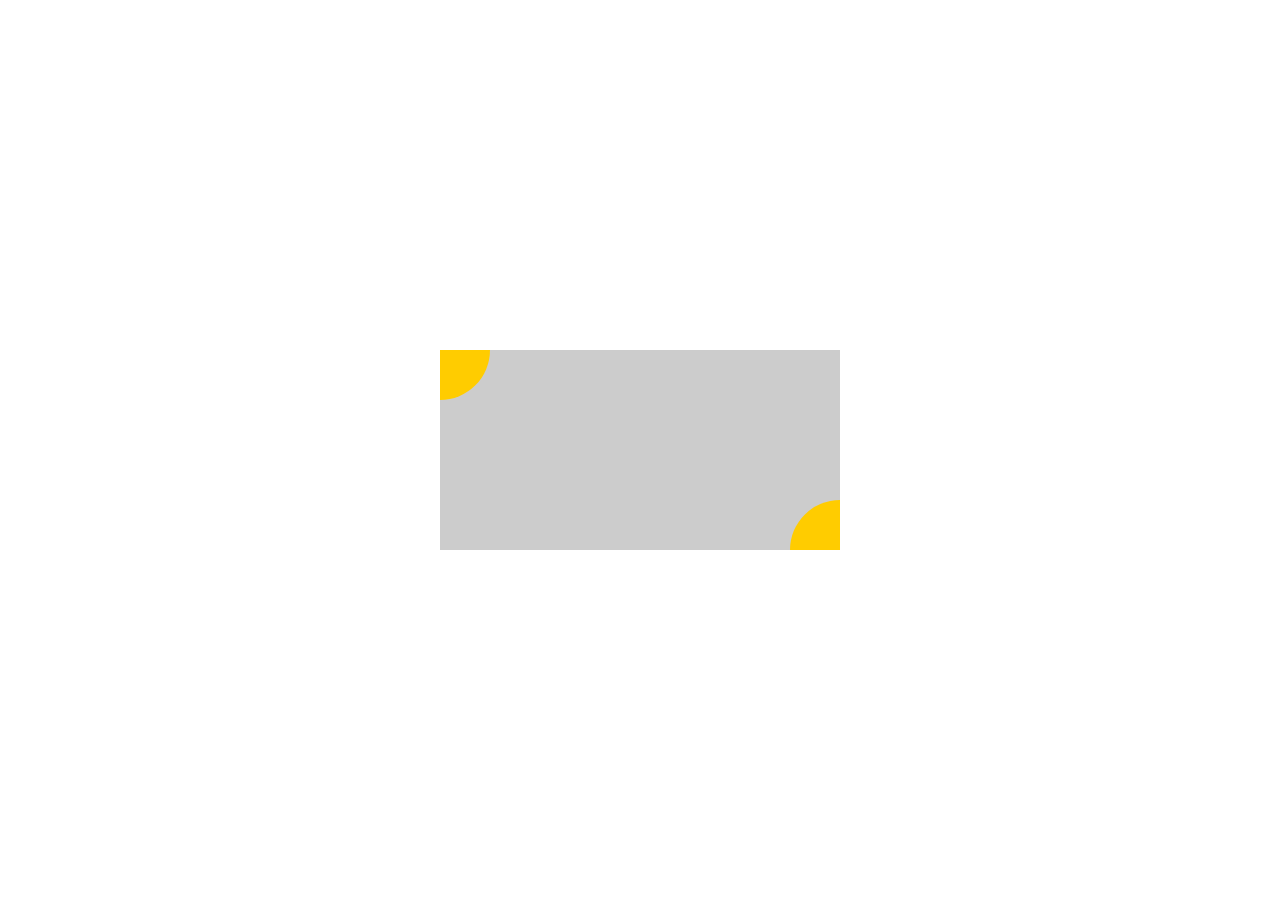
<file: html_css/task004/task004.html>
<!DOCTYPE HTML>
<html>
    <head>
    	<meta charset="utf-8">
    	<title>任务四</title>
    	<link rel="stylesheet" type="text/css" href="css/style.css">
    </head>
    <body>
    	<div class="wrap">
    		<div class="qurant top-left"></div>
    		<div class="qurant bottom-right"></div>
    	</div>
    </body>
</file>
<file: html_css/task003/css/style.css>
body,div,p,img{
	margin: 0;
	padding: 0;
}
.clearfix:after {
    content: "";
    display: block;
    height: 0;
    clear: both;
}
.clearfix {
    *zoom: 1;
}
.wrap{
	position: relative;
	margin:20px 20px 0 20px;
	padding: 20px;
	background-color: #eee;
}

.team{
	float: left;
	width:160px;
	padding: 20px;
	border:1px solid #999;
	background-color: #fff;
}
.team-name{
	float:right;
}
.team-introduce{
	margin-left:220px;
	margin-right:140px;
	padding: 20px;
	border: 1px solid #999;
	background-color: #fff; 
}
.team-introduce p{
	margin-bottom:10px;
}

.individual{
	float: right;
	background-color: #fff;
	border: 1px solid #999;
}

.individual img{
	display: block;
	margin: 20px;
}
</file>
<file: html_css/task009/css/style.css>
/*****重置******/
body,div,ul,li,img,input,table,tr,td{
	margin: 0;
	padding: 0;
}
li{
	list-style: none;
}
img,input{
	border: none;
	outline: none;
}
a{
	text-decoration: none;
	color: inherit;
}
/******公共******/
.clearfix:after{
	display: block;
	content: "";
	clear: both;
}
.clearfix{
	zoom:1;
}
/******header******/
.header{
	height: 56px;
	background-color: #2189bf;
}
.logo{
	float: left;
	margin-top: 10px;
	margin-left: 50px;
}
.header .right{
	float: right;
	line-height: 56px;
	font-size: 0;
}
.login{
	display: inline-block;
	margin-left: 20px;
	margin-right: 93px;
	width: 42px;
	font-size: 12px;
	font-family: SimHei;
	text-align: right;
	text-decoration: none;
	color: #fff;
	background: url(../img/login-logo.png) left center no-repeat;
}
.header .right input{
	height: 28px;
	width: 278px;
	padding: 0 18px;
	border-radius: 14px;
	background: url(../img/search.png) 17px center no-repeat;
	background-color: #fff;
}

/******main******/
/******main-left******/
.main .left{
	float: left;
	height: 1210px;
	width: 260px;
	background-color: #2a2e3d;
}

/******main-left-portrait******/
.user .portrait{
	font-size: 0;
	padding: 20px 0 26px 0;
}
.user .portrait span{
	display: inline-block;
	vertical-align: middle;
}
.user .portrait span:first-child{
	margin-left: 46px;
	margin-right: 26px;
	height: 46px;
	width: 46px;
	background-color: #bababe;
	border:4px solid #2a2e3d; 
	border-radius: 100%;
	box-shadow: 0 0 0 1px #fff;
}
.user .portrait span:last-child{
	line-height: 56px;
	font-size: 16px;
	font-family: SimHei;
	color: #fff;
}
.user-info {
	font-size: 0;
	margin-bottom: 24px;
}
.user-info div{
	display: inline-block;
	font-size: 12px;
	font-family: SimSun;
	color: #6e8095;
}
.user-info div span{
	font-size: 16px;
	font-family: SimHei;
}
.user-info div:first-child{
	padding-left: 63px;
	padding-right: 31px;
	border-right: 2px solid #313545;
}
.user-info div:last-child{
	padding-left: 31px;
}

/******main-left-menu******/
.menu>li{
	padding-left: 45px;
	margin-top: 36px;
	font-size: 0;
	color: #6e8095;
}
.menu li img{
	display: inline-block;
	vertical-align: middle;
}

.menu li span{
	display: inline-block;
	vertical-align: middle;
	font-size: 12px;
	font-family: SimHei;
}
.menu>li>img{
	padding-right: 14px;
}

.menu .report-form{
	padding-top: 14px;
	padding-bottom: 14px;
	background-color: #383d4e;
}
.report-form li{ 
	padding-top: 18px;
}
.report-form>ul>li>img:first-child{
	padding-left: 22px;
	padding-right: 8px;
}
.report-form>ul>li>img:last-of-type{
padding-right: 4px;
}

.report-form>ul>li>ul>li>img{
	padding-left: 56px;
	padding-right: 4px;
}
.report-form .white{
	color: #fff;
}

/******main-right******/
.main .right{
	margin-left: 260px;
}
/******main-right-path******/
.main .right .path{
	padding-left: 30px;
	line-height: 30px;
	font-size: 12.28px;
	font-family: SimHei;
	color: #aaa;
}
.path span{
	display: inline-block;
}
.path span:first-child{
	padding-right: 12px;
}
.path span:last-child{
	color: #6898c2;
}
/******main-right-data******/
.main .right .data{
	padding: 19px 70px 155px 59px;
	background-color: #eeedec;
}

/******main-right-data-search*****/
.data .search{
	margin-bottom: 8px;
	padding: 14px 0;
	width: 100%;
	height: 56px;
	border: 1px solid #dddee0;
	border-bottom: 2px solid #e4e5e5;
	background-color: #fff;
}
.search label{
	padding-right: 15px;
	font-size: 12px;
	font-family: SimHei;
	color: #aaa;
}
.search select{
	height: 24px;
	font-size: 12px;
	font-family: SimHei;
	border: 1px solid #cbcbcb;
	appearance: none;
	-moz-appearance: none;
	-webkit-appearance: none;
}
.search{
	display: table;
	table-layout: fixed;
}
.search .set-par{
	display: table-cell;
	vertical-align: middle;
	font-size: 0;
}
.search .one{
	vertical-align: top;
	padding-left: 29px;
	width: 122px;
}
.one select{
	padding-left: 11px;
	padding-right: 22px;
	background: url(../img/more-icon-04.png) no-repeat 52px;
}
.search .two{
	position: relative;
	padding-left: 38px;
	width: 187px;
	background: url(../img/swap.png) no-repeat right;
}
.two div:first-child{
	padding-bottom: 5px;
}
.two select{
	width: 119px;
	background: url(../img/more-icon-03.png) no-repeat 102px;
}
.two .swap{
	position: absolute;
	top: 21px;
	bottom: 21px;
	right: 2px;
}
.two .swap a{
	font-size: 12px;
	font-family: SimHei;
	color: #fff;
}
.search .three{
	width: 323px;
	padding-left: 32px;
}
.three .top{
	margin-bottom: 5px;
}
.three .top input{
	margin-right: 15px;
	padding-left: 8px;
	width: 108px;
	height: 24px;
	border: 1px solid #cbcbcb;
	font-size: 12px;
	font-family: SimHei;
	color: #323333;
}
.three .top select{
	padding-left: 8px;
	width: 68px;
	background: url(../img/more-icon-03.png) no-repeat 52px;
}
.three .bottom select:first-of-type{
	margin-right: 15px;
	padding-left: 8px;
	width: 68px;
	background: url(../img/more-icon-03.png) no-repeat 48px;
}
.three .bottom select:last-of-type{
	padding-left: 8px;
	width: 118px;
	background: url(../img/more-icon-03.png) no-repeat 102px;
}
.search .four{
}
.search .four input{
	width: 50px;
	height: 25px;
	background-color: #388ac1;
	color: #fff;
	border-radius: 3px;
}

/******main-right-data-history*****/
.data .history{
	display: table;
	width: 100%;
	height: 65px;
	table-layout: fixed;
}
.history .cell{
	display: table-cell;
	vertical-align: middle;
	text-align: center;
	border-top: 1px solid #cacdd0;
	border-left: 1px solid #cacdd0;
	border-right: 5px solid #eeedec;
	background-color: #fff; 
}
.history .more{
	width: 29px;
}
.history .interval:hover{
	height: 61px;
	border-top: 4px solid #4288c8;
}
.interval .time{
	font-size: 12px;
	font-family: "Microsoft YaHei";
	color: #323333;
}
.interval .money{
	font-size: 21px;
	font-family: "Microsoft YaHei";
	color: #ec6500;
}
.history .history-search{
	width: 129px;
	border-right: none;
	font-size: 0;
}
.history-search img{
	padding-right: 11px;
	vertical-align: -10px;
}
.history-search span{
	font-size: 12px;
	font-family: "Microsoft YaHei";
}

/******main-right-data-statistic*****/
.statistic .April{
	margin: 22px 0 5px 0;
	font-size: 12px;
	font-family: "Microsoft YaHei";
	color: #323333;
}
.statistic .volume{
	font-size: 0;
}
.volume .subtotal{
	position: relative;
	display: inline-block;
	width: calc(25% - 26px);
	height: 70px;
	font-size: 10px;
	font-family: SimHei;
	color: #aaa;
	background-color: #fff;
	border: 1px solid #d8d9db;
}
.volume .subtotal+.subtotal{
	margin-left: 28px;
}
.subtotal .square{
	position: absolute;
	top: 12px;
	right: 15px;
	width: 60px;
	height: 46px;
}
.subtotal .num{
	position: absolute;
	top: 20px;
	left: 8px;
	font-size: 12px;
	font-family: SimHei;
	color: #323333;
}

.subtotal div:last-child{
	position: absolute;
	bottom: 16px;
	left: 8px;
}
.volume .green{
	border-left: 4px solid #43b29e;
}
.green .square{
	background-color: #43b29e;
}
.volume .blue{
	border-left: 4px solid #398bc2;
}
.blue .square{
	background-color: #398bc2;
}
.volume .red{
	border-left: 4px solid #d04b36;
}
.red .square{
	background-color: #d04b36;
}
.volume .yellow{
	border-left: 4px solid #e2cd46;
}
.yellow .square{
	background-color: #e2cd46;
}

/***********project***********/
.project{
	margin-top: 13px;
	overflow: hidden;
}
/************tab***********/
.tab{
	float: left;

	width: 530px;
	height: 355px;
	border: 1px solid #ced1d4;
	border-radius: 3px;
	background-color: #fff;
	border-radius:8px; 
	overflow: hidden;
}
.project .title{
	line-height: 40px;
	font-size: 12px;
	font-family: SimHei;
	text-indent: 20px;
	color: #aaa;
	background-color: #f4f5f6;
	border-bottom: 1px solid #e7e8eb;
}
.tab ul{
	margin-top: 12px;
	margin-left: 20px;
}
.tab ul li{
	position: relative;
	float: left;
	margin-right: 3px;
	width: 86px;
}
.tab ul li .title-item{
	position: absolute;
	top: 0;
	z-index: 2;
	display: block;
	width: 84px;
	line-height: 26px;
	border:1px solid #ededef;
	border-bottom: 1px solid #cbcbcc;
	border-radius: 3px;
	background-color: #ededef;
	text-align: center;
	font-size: 12px;
	font-family: "Microsoft YaHei";
	color: #535353;
}
.tab ul li .tab-content{ 
	position: relative;
	margin-top: 27px;
	padding: 28px 49px 36px 36px;
	width: 403px;
	background-color: #fff;
	border: 1px solid #cbcbcc;
	border-radius: 3px;
}
.tab-content table{
	border-collapse: collapse;
}
.tab-content table tr td{
	width: 99px;
	height: 30px;
	text-align: center;
	vertical-align: middle;
	font-size: 12px;
	font-family: SimSun;
	color: #535353;
	border: 1px solid #e9e9e9;
}
#content-b{
	margin-left: -89px;
}
#content-c{
	margin-left: -178px;
}
#content-d{
	margin-left: -267px;
}
#content-e{
	margin-left: -356px;
}
.tab-content:target{
	z-index: 1;
}
.tab-content:target ~ .title-item{
	background: #fff;
	border:1px solid #cbcbcc;
	border-bottom: 1px solid #fff;
}

/*******info******/
.project .info{
	float: left;
	margin-left: 8px;
	width: 350px;
	height: 355px;
	border: 1px solid #ced1d4;
	border-radius: 8px;
	background-color: #fff;
}
.info .content{
	padding: 0 35px;
	line-height: 18px;
	font-size: 12px;
	font-family: "Microsoft YaHei";
}
.info .font-title{
	color: #c3c2c2;
}
.info .font-info{
	color: #535353;
}
.info .name{
	padding: 14px 0 6px 26px;
}
.info .para{
	border-top: 1px solid #e7e8e7;
	border-bottom: 1px solid #e7e8e7;
	overflow: hidden;
}
.info .para div{
	float: left;
	height: 43px;
}
.info .para .price{
	padding-left: 14px;
	width: 80px;
	border-right: 1px solid #e7e8e7;
}
.info .para .person{
	padding-left: 11px;
}
.info .detail{
	padding-left: 14px;
	height: 145px;
	border-bottom: 1px solid #e7e8e7;
}
.info form{
	line-height: 34px;
	font-size: 0;
}
.info form input{
	vertical-align: middle;
}
.info form label{
	padding-left: 8px;
	padding-right: 133px;
	font-size: 12px;
	vertical-align: middle;
}
.info form button{
	width: 50px;
	height: 26px;
	font-size: 12px;
	font-family: SimHei;
	border: none;
	border-radius: 3px;
	background-color: #388ac1;
	color: #fff;
	vertical-align: middle;
}
/*********calendar*********/
.calendar{
	float: left;
	margin-top: 8px;
	width: 350px;
	height: 355px;
	font-family: SimHei;
	background-color: #fff;
	border: 1px solid #ced1d4;
	border-radius: 8px;
}
.calendar .date{
	margin: 0 20px;
}
.calendar form{
	line-height: 42px;
	font-size: 0;
	border-bottom: 1px solid #a9cfec;
	text-align: center;
}
.calendar form select{
	margin-right: 6px;
}
.calendar form .year{
	width: 62px;
}
.calendar form .month{
	width: 83px;
}
.calendar form .label{
	width: 73px;
}
.calendar form button{
	width: 62px;
	padding: 0;
	background-color:#fff; 
}
.calendar form select,.calendar form button{
	height: 20px;
	font-size: 12px;
	vertical-align: middle;
	border: 1px solid #cecfcf;
	color: #636363;
}
.calendar table{
	width: 100%;
	color: #636363;
	border-collapse: collapse;
	text-align: center;
}
.calendar table .week{
	height: 30px;
	font-size: 12px;
	border-bottom: 1px solid #e1e1e2;
}
.calendar table .day{
	height: 45px;
	font-size: 11.36px;
}
.calendar table .first-line td{
	padding-top: 3px;
}
.calendar table td .holiday{
	color: #c9161d;
}
.calendar table td .sign{
	display: inline-block;
	width: 39px;
	height: 33px;
	padding-top: 6px;
	border: 1px solid #f4c11c;
	vertical-align: middle;
}

/************ranking-list*************/
.project .ranking{
	float: left;
	margin-top: 8px;
	margin-left: 8px;
	width: 530px;
	height: 355px;
	font-family: SimHei;
	background-color: #fff;
	border: 1px solid #ced1d4;
	border-radius: 8px;
}
.ranking .list{
	padding: 18px 40px 0;
}
.ranking .list table{
	width: 100%;
	border-collapse: collapse;
	text-align: center;
	cursor:pointer;
}
.ranking .list table tr:hover{
	background-color:#f4f5f6; 
}
.ranking .list table th{
	height: 28px;
	font-size: 13px;
	color: #231815;
	border: 1px solid #cacacb;
}
.ranking .list table th:first-child{
	width: 66px;
}
.ranking .list table th:last-child{
	width: 290px;
	text-align: left;
	text-indent: 29px;
}
.ranking .list table td{
	height: 24px;
	font-size: 12px;
	color: #323333;
	border: 1px solid #cacacb;
}

.ranking .list table td:last-child{
	position: relative;
	text-align: left;
	text-indent: 34px;
}
.ranking .list .chart{
	position: absolute;
	top:10px;
	right:19px;
	width: 168px;
	height: 4px;
	background-color: #dddddd;
}
.ranking .list .chart span{
	display: inline-block;
	height: 4px;
}
.ranking .list .chart .A{
	position: absolute;
	top: 0;
	left: 0;
	width: 142px;
	background-color: #ed6e52;
}
.ranking .list .chart .B{
	position: absolute;
	top: 0;
	left: 0;
	width: 122px;
	background-color: #ef8150;
}
.ranking .list .chart .C{
	position: absolute;
	top: 0;
	left: 0;
	width: 105px;
	background-color: #f19f4f;
}
.ranking .list .chart .D{
	position: absolute;
	top: 0;
	left: 0;
	width: 98px;
	background-color: #7ecaf0;
}
.ranking .list .chart .E{
	position: absolute;
	top: 0;
	left: 0;
	width: 87px;
	background-color: #7ecaef;
}
.ranking .list .chart .F{
	position: absolute;
	top: 0;
	left: 0;
	width: 80px;
	background-color: #7ecaf0;
}
.ranking .list .chart .G{
	position: absolute;
	top: 0;
	left: 0;
	width: 75px;
	background-color: #7ecaf0;
}
.ranking .list .chart .H{
	position: absolute;
	top: 0;
	left: 0;
	width: 65px;
	background-color: #7ecaf0;
}
.ranking .list .chart .I{
	position: absolute;
	top: 0;
	left: 0;
	width: 60px;
	background-color: #7ecaf0;
}
.ranking .list .chart .J{
	position: absolute;
	top: 0;
	left: 0;
	width: 55px;
	background-color: #7ecaf0;
}
</file>
<file: html_css/task010/css/style.css>
body,div{
	margin: 0;
	padding: 0;
}

.container{
	display: flex;
	padding: 0 20px;
	justify-content:space-between;
	align-items: center;
}
.child:nth-child(1){
	width: 150px;
	height: 120px;
	border: 1px solid red;
}
.child:nth-child(2){
	width: 150px;
	height: 100px;
	border: 1px solid red;
}
.child:nth-child(3){
	width: 150px;
	height: 40px;
	border: 1px solid red;
}
.child:nth-child(4){
	width: 150px;
	height: 200px;
	border: 1px solid blue;
}
@media(max-width: 640px){
	.container{
		flex-wrap:wrap;
		align-items:flex-start;
	}
	.child{
		margin-top: 20px;
	}
	.child:nth-child(4){
		order: -1;
	}



}
</file>
<file: html_css/task011/css/style.css>
body,div,p,h1,h2,h3,h4,h5,h6,ul,li,table,tr,td,a,img,span{
	margin: 0;
	padding: 0;
	font-family: SimHei;
}
a{
	text-decoration: none;
	color: inherit;
}
/************header************/
.header{
	font-family: SimHei;
	color: #fff;
}
.header .back{
	display: block;
	position: absolute;
	margin-top: 29px;
	margin-left: 32px;
	width: 122px;
	line-height: 48px;
	font-size: 42px;
	text-align: right;
	background: url(../img/back.png) left center no-repeat;
}
.header h1{
	line-height: 114px;
	font-size: 48px;
	text-align: center;
	background-color: #91d4da;
}
.header .nav{	
	font-size: 0px;	
} 

.header .nav li{
	display: inline-block;
	width: 20%;
	line-height:98px;
	font-size: 40px;
	color: #656565;
	text-align: center;
	border-top: 10px solid #fff;
	border-bottom: 8px solid #fff;
}
.header .nav li:hover{
	border-bottom: 8px solid #90d3d9;
}
/************banner*************/
.banner .bgbear{
	display: block;
	width: 100%;
}
.banner .label{
	padding: 0 20px;
	height: 294px;
	font-size: 0;
}
.banner .label li{
	display: inline-block;
	padding-top: 44px;
	width: 20%;
	font-size: 36px;
	color: #303030;
	text-align: center;
}
.banner .label li span{
	display:block;
	margin: 0 auto;
	 width: 122px;
	 height: 122px;
	 background: url(../img/label.png) no-repeat center #00c7d6;
	 border-radius: 100%;
}
.banner .label li div{
	padding-top: 40px;
}
.banner .field{
	margin: 0 24px;
	padding: 39px 0;
	height: 340px;
	font-size: 0;
	text-align: center;
	border-top: 4px solid #dedede;
}
.banner .field .subfield{
	position: relative;
	display: inline-block;
	width: calc(33.33% - 8px);
	height: 100%;
}
.banner .field .second{
	border-left: 4px solid #dedede;
	border-right: 4px solid #dedede; 
}
.banner .field .subfield img{
	display: inline-block;
	margin-top: 20px;
}
.banner .field .subfield h2{
	margin-top: 14px;
	margin-bottom: 30px;
	line-height: 1;
	font-size: 48px;
	color: #303030;
	text-align: center;
}
.banner .field .subfield h3{
	line-height: 1;
	font-size: 36px;
	color: #5b5b5b;
	text-align: center;
}

/*********module**********/

.module .sub-module{
	height: 662px;
	background-color: #fff;
	border-top: 36px solid #f5f5f5;
}
.sub-module + .sub-module{
	border-bottom: 36px solid #f5f5f5;
}
.module .sub-module h2{
	margin: 0 32px;
	line-height: 116px;
	font-size: 48px;
	color: #656565;
	border-bottom: 4px solid #e0e0e0;
}
.module .sub-module .content{
	padding: 11px 11px 0 6px;
}
.module .sub-module table{
	width: 100%;
	border-spacing: 25px;
	text-align: center;
}
.module .sub-module table td{
	font-size: 36px;
	background-color: #f8f8f8;
}
.module .sub-module table .bearhead{
	width: 242px;
}
.module .sub-module table img{
	border: 2px solid #fcb22f;
}
/***********article***********/
.article{
	position: relative;
	padding: 21px 25px 23px 29px;
	height: 200px;
	border-bottom: 6px solid #f3f3f3;
}
.article img{
	float: left;
	margin-right: 30px;
}
.article h3,.last h3{
	font-size: 46px;
	color: #656565;
}
.from{
	font-size: 34px;
	color: #c6c6c6;
}
.article .from{
	position: absolute;
	left: 341px;
	bottom: 23px;
}
.last{
	padding: 0 34px 0 29px;
	border-bottom: 136px solid #f8f8f8;
}
.last h3{
	line-height: 102px;
}
.last .figure{
	display: flex;
	justify-content: space-between;
} 
.last  .from{
	line-height: 80px;
}
</file>
<file: html_css/task004/css/style.css>
body,div{
	margin: 0;
	padding: 0;
}

.wrap{
	position: absolute;
	top:50%;
	left:50%;
	margin-top: -100px;
	margin-left: -200px;
	width: 400px;
	height: 200px;
	background-color: #ccc;
}
.qurant{
	width: 50px;
	height: 50px;
	background-color: #fc0;
}
.top-left{
	border-bottom-right-radius: 50px;
}
.bottom-right{
	position: absolute;
	bottom: 0;
	right: 0;
	border-top-left-radius: 50px;
}
</file>
<file: html_css/task002/css/style.css>
/*
 *****reset*****
*/
body,div,h1,h2,h3,h4,h5,h6,p,ul,ol,a,span,form,input,select,option,img,table,th,tr,td,textarea,button{
	margin:0;
	padding: 0;
}
li{
	list-style-type: none;
}
a{
	text-decoration:none;
	color:#fff;
}
form,textarea,button,input,select,option{
	outline: none;
}
a,img{
	border:none;
}
table{
	border-spacing: 0;
	border-collapse: collapse;;
}
/*
*****公共*****
*/
body{
	background-color: #dedede;
}
.space{
	margin:20px;
	padding: 20px;
	background-color: #fff;	
}
.space h2{
	line-height: 2;
	font-size: 20px;
}
.space h6{
	line-height: 2;
	font-size: 14px;
	font-weight: normal;
	color:#999395;
}

/*
*****header*****
*/
.header{
	position: relative;
	height: 60px;
	background-color: #d78316;
	color:#fff;
	font-family:'Microsoft YaHei','微软雅黑';
}
.header h1{
	position: absolute;
	bottom: 0px;
	left: 40px;
	font-size: 24px;
}
.header ul{
	float:right;
}
.header ul li{
	display: inline-block;
	padding-right: 5px;
	line-height: 60px;
	font-size: 14px;
}

/*
*****article*****
*/
.article-info{
	padding-bottom: 5px;
	line-height: 2;
	font-size: 10px;
	color:#897368;
}
.article p{
	text-indent:2em;
	line-height: 1.6;
}
.article img{
	display: inline-block;
	padding:20px 0;
}

/*
*****gallery*****
*/
.picture{
	margin:20px 0px 20px 40px;
	padding: 10px;
	width: 360px;
	border:1px solid #cecece;
}
.picture h6{
	text-align: center;
}

/*
*****rank*****
*/
.rank div{
	line-height: 1.6;
}
.rank ol{
	margin:10px 0;
}
.rank ol li{
	line-height: 1.6;
	text-indent: 2em;
	color:#e93825;
}

.rank table{
	width:100%;
	text-align: left;
}
.rank table td, .rank table th{
	padding: 4px;
	border:1px solid #cecece ;
}
.rank table th{
	background-color: #d78316;
	color:#fff;
}

/*
*****questionnaire*****
*/
.questionnaire h2{
	padding-left: 5px;
	border-left: 2px solid #cdcdcd;
}
.questionnaire table{
	width: 100%;
}
.questionnaire table .left{
	text-align: left;
}
.questionnaire table .right{
	padding-right: 10px;
	width:400px;
	text-align: right;
}
.questionnaire table td{
	padding-top: 10px;
	padding-bottom: 10px;
	vertical-align: top;
}
.questionnaire .button{
	width: 100%;
	padding: 8px 0;
	background-color: #888;
	color:#fff;
	font-size: 16px;
	border: none;
	border-radius: 5px;
}
/*
*****footer*****
*/
.footer{
	height: 60px;
	background-color: #d78316;
}
.footer div{
	line-height: 60px;
	text-align: center;
	color: #fff;
}
</file>
<file: html_css/task005/css/style.css>
/*
 *****reset*****
*/
body,div,h1,h2,h3,h4,h5,h6,p,ul,ol,a,span,form,input,select,option,img,table,th,tr,td,textarea,button{
	margin:0;
	padding: 0;
}
form,textarea,button,input,select,option{
	outline: none;
}
a,img{
	border:none;
}
table{
	border-spacing: 0;
	border-collapse: collapse;;
}
/*
*****公共*****
*/
body{
	background-color: #dedede;
}
.clearfix:after{
	content: "";
	display: block;
	height: 0;
	clear: both;
}
.clearfix{
	*zoom:1;
}
h2{
	font-size: 20px;
	line-height: 2;
}
h4{
	font-size: 16px;
	line-height: 20px;
	color: #606561;
}
h6{
	font-weight: normal;
}

/*
*****header*****
*/
.header{
	position: relative;
	height: 60px;
	background-color: #333;
	color:#fff;
	font-family:'Microsoft YaHei','微软雅黑';
}
.header .logo{
	position: absolute;
	left:40px;
	bottom: 12px;
}
.header li{
	float:right;
	font-size: 12px;
	line-height: 60px;
	list-style: none;
}
.header li span{
	display: inline-block;
	margin-right: 7px;
	margin-left: 7px;
	width: 6px;
	height: 6px;
	border-radius: 100%;
	background-color: #030303;
}
.header li a{
	text-decoration:none;
	color: #fff;
}

.header li a:hover{
	color:#a5aab0;
}


/*
*****left-area*****
*/
.left-area{
	margin-right: 404px;
}
.article{
	margin:20px 0 20px 20px;
	padding: 20px;
	background-color: #fff;
}
.article-info{
	font-size: 12px;
	line-height: 42px;
	color: #656364;
}
.article p{
	font-size: 14px;
	line-height: 26px;
	text-indent: 2em;
}



.gallery{
	font-size: 0;
}
.gallery .picture{
	display: inline-block;
	margin: 10px;
	padding:10px;
	border: 1px solid #cecece;
}
.gallery .picture h6{
	padding-bottom: 12px;
	font-size: 12px;
	text-align: center;
	color: #01000b;
}
.third ol{
	margin-bottom: 16px;
}

.third li{
	margin-left: 44px;
	line-height: 26px;
	font-size: 16px;
	
}

.third table{
	width:100%;
	font-size: 12px;
}
.third table th{
	background-color: #333;
	color:#fff;	
}
.third table th,.third table td{
	padding: 6px 0px 6px 5px;
	border: 1px solid #d0d0d0;
}
.third .total td{
	background-color: #ccc;
	font-weight: bold;
}


/*
*****right-area*****
*/
.right-area{
	float: right;
	margin-top: 20px;
	margin-right: 20px;
	padding: 20px;
	width: 322px;
	border:1px solid #cdcdcd;
	box-shadow:2px 2px #838383;
	background-color: #fff;
	font-size: 12px; 
}
.right-area h3{
	padding: 10px;
	font-family: 'Microsoft YaHei';
	font-size: 16px;
	border-left: 3px solid #cdcdcd;
}
.right-area table{
	width:100%;
}
.right-area td{
	padding-top: 8px;
	padding-bottom: 8px;
	vertical-align: top;
}
.right-area input{
	font-size: 10px;
}
.right-area textarea{
	width:100%;
	height: 99px;
	font-size: 14px;
}
.right-area .left{
	width:96px;
	padding-top: 12px;	
	padding-right: 14px;
	text-align: right;
}
.right-area .tip{
	margin-top: 12px;
	color: #898f85;
}
.right-area .last-td{
	padding-top: 0px;
	padding-bottom: 0px;
}
.right-area .button{
	width:100%;
	height:40px;
	background-color: #3355d0;
	color:#fff;
	border: none;
	border-radius: 5px;
	font-size: 14px;
	font-weight: bold;
}

/*
*****footer*****
*/
.footer{
	height: 60px;
	background-color: #333;
}
.footer div{
	line-height: 60px;
	text-align: center;
	color: #fff;
	font-size: 12px;
	font-weight: bold;
}
</file>
<file: html_css/task006/css/style.css>
/****reset****/
body,div,h1,h2,h3,h4,h5,h6,p,ul,li,img,a{
    margin: 0;
    padding: 0;
}
img{
	border:none;
}

/****common****/
.clearfix:after{
	content: "";
	display:block;
	height:0;
	clear: both; 
}
.clearfix{
	*zoom:1;
}

body{
	background-color: #5d5d5d;
}
.outermost{
	width:892px;
	margin:auto;
	padding-left:44px;
	padding-right: 44px;
	background-color: #fff;
}

/****header****/
.header{
	border-bottom: 2px solid #938e8c;
}
.header .website{
	width: 110px;
	height:17px;
	padding-top: 44px;
	padding-left: 7px;	
	font-family: SimHei;
	font-size: 12px;
	color:#fff;
	background-color: #d45d5c;
}
.header .date{
	float:right;
	padding-top: 44px;
	font-family: SimHei;
	font-size: 12px;
	color: #d45d5c;
}

/****part-one****/
.part-one{
	position: relative;
	margin-top: 34px;
}
.banner{
	width: 641px;
	height:301px;
	background-image: url(../images/banner.jpg);
}
.banner .green{
	float: left;
	width: 191px;
	height:301px;
	background-color: #428c59;
	opacity: 0.5;
}
.banner .red{
	float: right;
	width: 191px;
	height:301px;
	background-color: #cc7680;
	opacity: 0.5;
}
.about{
	position: absolute;
	right: 0;
	top: 0;
	width: 203px;
	height: 300px;
	border-top: 2px solid #cc8091;
}
.about h3{
	line-height: 40px;
	font-family: "Microsoft YaHei";
	font-size: 24px;
	font-weight: normal;
	text-decoration: underline;
}

.about .subhead{
	line-height: 10px;
	font-family: KaiTi;
	font-size: 12px;
	font-style: italic;
	color: #676767;
}
.about .num1{
	margin-left: -10px;
	line-height: 116px;
	font-family: "Microsoft YaHei";
	font-size: 116px;
	font-style: italic;
	color: #75b86b;
}
.about .num2{
	position: absolute;
	left:0;
	bottom: 0;
	line-height: 55px;
	font-family: "Microsoft YaHei";
	font-size: 55px;
	color: #cc8091;	
}
.about .css1{
	line-height: 21px;
	font-family: "Microsoft YaHei";
	font-size: 21px;
	color: #cc8091;	
}
.about .css2{
	line-height: 12px;
	font-family: "Microsoft YaHei";
	font-size: 12px;
	color: #1c2126;
	opacity: 0.4;	
}
.about .css{
	position: absolute;
	right: 25px;
	bottom: 0;
}

.analysis{
	margin-top: 40px;
}
.analysis div{
	float:left;
	width:228px;
	margin-right: 25px;
}
.analysis h6{
	padding-bottom: 8px;
	font-family: "Microsoft YaHei";
	font-size: 16px;
	font-weight: bold;
	text-decoration: underline;
}
.analysis .one h6{
	color:#418c59;
}
.analysis .two h6{
	color:#d2994f;
}
.analysis .three h6{
	color:#cc7680;
}
.analysis p{
	line-height: 16px;
	font-family: SimSun;
	font-size: 12px;
	color: #767777;	
} 
.analysis .three p{
	padding-bottom: 24px;
}
.analysis .three div{
	font-family: "Microsoft YaHei";
	font-size: 12px;
	color: #767777;	
}
.analysis .three div span{
	line-height: 16px;
	font-style: italic;
	color: #cd4a48;
	opacity: 0.7;
}

/****part-two****/
.part-two{
	position: relative;
}
.article{
	margin-top: 40px;
	width: 415px;
}
.article h3{
	margin-bottom: 24px;
	border-bottom: 2px solid #11456b;
}
.article h3 > span:first-child{
	font-family: SimHei;
	font-size: 72px;
	color: #f5e327;	
	font-weight: bold;
	font-style: italic;
}
.article h3 > span:nth-child(2){
	font-family: SimHei;
	font-size: 42px;
	color: #11456b;	
	font-weight: bold;
}

.article h3 .zh{
	font-family: SimHei;
	font-size: 33px;
	color: #11456b;
}
.article .big{
	float:left;
	padding-right: 7px;
	font-family: "Microsoft YaHei";
	font-size: 70px;
	color: #f5e327;		
}
.article p{
	line-height: 16px;
	font-family: SimSun;
	font-size: 12px;
	color: #767777;	
}
.article p img{
	float:right;
	padding: 16px 0 16px 20px;
}
.image-text{
	position: absolute;
	right: 0;
	top: 0;
	width: 458px;
	height: 275px;
	background-image: url(../images/img02.jpg);
}
.image-text .gray-block{
	position: absolute;
	left: 0;
	bottom: 0;
	z-index: 1;
	width: 458px;
	height:61px;
	background-color: #040000;
	opacity: 0.4;
}
.image-text .text{
	position: absolute;
	left: 0;
	bottom: 8px;
	z-index: 2;
	margin-left: 28px;
	height: 44px;
	border-left: 3px solid #72b16a;
}
.image-text .text-1{
	padding-left: 12px;
	font-family: "Microsoft YaHei";
	font-size: 26px;
	color: #fff;
}
.image-text .text-2{
	padding-left: 8px;
	font-family: "Microsoft YaHei";
	font-size: 12px;
	font-style: italic;
	color: #72b16a;
}

.last-part{
	position: absolute;
	right:0;
	bottom: 0;
	width: 459px;
	height: 318px;
	background-color: #eeedd6;
}
.last-part ul{
	padding: 30px 0 30px 30px;	
}
.last-part ul li{
	font-family: SimSun;
	font-size: 16px;
	color:#5a5b5b;
	list-style-image: url(../images/icon.png);
}
.last-part ul > li:first-child{
	margin-bottom: 25px;
}
.last-part ul > li:nth-child(2){
	margin-bottom: 25px;
}
.last-part ul li span{
	display: inline-block;
	font-size: 12px;
	text-align: right;
	font-style: italic;
}
.red-block{
	position: absolute;
	left:0;
	bottom: 0;
	width: 260px;
	height: 160px;
	background-color: #d45d5c;
	color: #fff;
}
.red-block .title{
	position: absolute;
	padding-left: 10px;
	line-height: 160px;
	font-family: "Microsoft YaHei";
	font-size: 110px;
}
.red-block .info{
	position: absolute;
	left:78px;
	top: 40px;
	padding-top: 6px;
	padding-left: 8px;
	height:80px; 
	border-left: 2px solid #fff;
}
.red-block .info h4{
	font-family: SimHei;
	font-size: 21px;
	font-weight: normal;
	font-style: italic;
}
.red-block .info h6{
	font-family: SimHei;
	font-size: 12px;
	font-weight: normal;
}
.last-part p{
	position: absolute;
	bottom: 0;
	right:0;
	margin-right: 20px;
	margin-bottom: 50px;
	width: 162px;
	font-family: SimHei;
	font-size: 14px;
	font-style: italic;
	text-indent: 42px;
	color: #5a5b5b;
}

.last-part .start{
	position: absolute;
	bottom:80px;
	right:150px;
	font-family: SimHei;
	font-size: 72px;
	font-style: normal;
	color: #d45d5c;
}
.last-part .end{
	position: absolute;
	bottom:-10px;
	right:-20px;
	font-family: SimHei;
	font-size: 72px;
	color: #d45d5c;
}

/****footer****/
.footer{
	margin-top: 40px;
	height: 59px;
	border-top: 2px solid #938e8c;
	font-family: SimHei;
	font-size: 12px;
	color: #d45d5c;
	text-align: right;
}
</file>
<file: html_css/task007/css/style.css>
/********reset********/
body,div,h4,h5,h6,p,ul,li,table,tr,td,img,a,input{
	margin: 0;
	padding: 0;
}
li{
	list-style: none;
}
img,input,select,textarea{
	border: none;
	outline:none; 
}
a,img{
	border: none;
}
a{
	text-decoration: none;
	color: inherit;
}
/********common********/
body{
	font-family: "Microsoft YaHei";
}
/********header********/
.header{
	height: 56px;
	position: relative;
}
.header .left{
	margin-left: 59px;
	width: 104px;
	line-height: 56px;
	text-align: right;
	font-size: 21px;
	font-family: SimHei;
	color: #393a3a;
	background: url(../images/book-icon.png) no-repeat left center;
}
.header .right ul{
	position: absolute;
	top:0;
	right:140px;
	font-size: 0;
}
.header .right ul li{
	display: inline-block;
	margin-left: 26px;
	text-align: center;
	font-size: 14px;
}
.header .right ul li a{
	display: inline-block;
	width: 64px;
	line-height: 52px;
	color:#787b83;
	border-bottom: 4px solid #fff;
}
.header .right ul li a:hover{
	color:#e74f4d;
	border-bottom: 4px solid #e74f4d;
}
.header .right .login a{
	position: absolute;
	top:16px;
	right:66px;
	width: 48px;
	height:16px;
	text-align: right;
	font-size: 14px;
	font-weight: bold;
	color: #e74f4d;
	background: url(../images/head-icon.png) no-repeat;
}


/********banner********/
.banner{
	position: relative;
	min-width: 1280px;
	height:690px;
	color:#fff;
	background: url(../images/banner.jpg) no-repeat;
	background-size: cover;
}
.banner .text{
	position: absolute;
	left:116px;
	bottom: 326px;
}
.banner .text .en{
	line-height: 72px;
	font-size: 60px;
}
.banner .text .zh{
	line-height: 32px;
	font-size: 21px;
}
.banner .button{
	position: absolute;
	left:126px;
	bottom: 198px;
	width: 330px;
	line-height: 64px;
	text-align: center;
    font-size: 30px;
    background-color: #e74f4d;	   
}
.banner .button a{
	color: #fff;
}


/********feature********/
.feature{
	height: 250px;
}
.feature .point{
	float: left;
	width: 25%;
	text-align: center;
}
.feature .point img{
	display: inline-block;
	margin-top: 44px;
	margin-bottom: 44px;
	vertical-align: top;
}
.feature .point div{
	height: 52px;
	font-size: 14px;
	font-family: SimHei;
	color: #767777;
	border-right:2px solid #aaa;
}
.feature .point .last{
	border-right:2px solid #fff;
}

/********question********/
.question{
	height: 360px;
	text-align: center;
	background-color: #ededed;
}
.question img{
	display: inline-block;
	margin-top: 90px;
	margin-bottom: 48px;
	vertical-align: top;
}
.question .text{
	line-height: 1;
	font-size: 54px;
	font-family: SimHei;
	color: #323333;
	opacity: 0.5;
}
/********search********/
.search{
	position: relative;
	min-width: 1280px;
	height: 340px;
	background: url(../images/map.jpg) no-repeat;
	background-size: cover;
}
.search .cover{
	width: 100%;
	height: 340px;
	background-color: #aa3432;
	opacity: 0.2;
}
.search .center{
	position: absolute;
	top:0;
	width: 100%;
	text-align: center;
	color:#fff;
}
.search .center .title{
	margin-top: 52px;
	margin-bottom: 34px;
	line-height: 1;
	font-size: 21px;
	font-weight: bold;
}
.search .center .info{
	margin-bottom: 52px;
	line-height: 1;
	font-size: 12px;
}
.search select,.search input{
	width: 236px;
	height: 34px;
}
.search select{
	color: #a8aaaa;
    appearance:none;
    -moz-appearance:none;
    -webkit-appearance:none;
    background: url(../images/drop-down.png) no-repeat left center;
}
.search select::-ms-expand { display: none; }
.search option{
	color: #89898a;
	background-color: #e4e3e5;
}
.search input{
	padding-left: 36px;
	letter-spacing: 24px;
	font-size: 14px;
	font-weight: bold;
	color: #fff;
	background: #be4e48;
}

/********exhibition********/
.exhibition{
	background-color: #f7f7f7;
}
.exhibition .wrap{
	margin: 0 auto;
	width: 986px;
	height: 604px;
}
.exhibition .wrap .show{
	float: left;
	margin-top: 100px;
	margin-right: 36px;
	text-align: center;
	
}
.exhibition .wrap .last{
	margin-right: 0;
}
.exhibition .wrap .show img{
	display: block;
	padding: 12px 7px;
	border: 1px solid #ddd;
	background-color:#fff; 
}
.exhibition .wrap .show .title{
	margin-top: 12px;
	margin-bottom: 10px;
	line-height: 1;
	font-size: 14px;
	color: #323333;
}
.exhibition .wrap .show .content{
	line-height: 1;
	font-size: 12px;
	color:#888989;
}

.exhibition .wrap .shanghai .title{
	margin-top: 0;
	margin-bottom: 8px;
	padding-left:12px;
	padding-right: 12px; 
	text-align: justify;
	text-align-last:justify;
	font-size: 21px;
	color: #323333;
}
.exhibition .wrap .shanghai .content{
	margin-bottom: 8px;
}

/********new-world********/
.new-world{
	position: relative;
	min-width: 1280px;
}
.new-world .left{
	width: 66.7%;
	height: 566px;
	background: url(../images/legs.jpg) no-repeat;
	background-size: cover;
	color: #fff;
}
.new-world .left .title-zh{
	padding-top: 132px;
	padding-bottom: 12px;
	line-height: 48px;
	text-align: center;
	font-size: 50px;
}
.new-world .left .title-en{
	padding-bottom: 27px;
	line-height: 120px;
	text-align: center;
	font-size: 158px;
}
.new-world .left .text{
	margin: 0 auto;
	width: 156px;
	line-height: 44px;
	font-size: 22px;
}
.new-world .left .triangle{
	position: absolute;
	top: 268px;
	right: 33.3%;
	width: 0;
	height: 0;
	border-right: 24px solid #fff;
	border-top: 15px solid transparent;
	border-bottom: 15px solid transparent;
}

.new-world .right{
	position: absolute;
	top: 0;
	right: 0;
	width: 33.3%;
}
.new-world .right .title{
	padding-top: 164px;
	padding-bottom: 22px;
	line-height: 20px;
	text-align: center;
	font-size: 22px;
	color: #323333;
}
.new-world .right .title span{
	color: #e7504d;
}
.new-world .right p{
	margin: 0 auto;
	padding-bottom: 41px;
	width: 268px;
	line-height: 30px;
	font-size: 12px;
	color: #aaa;
}
.new-world .right .more{
	margin: 0 auto;
	margin-bottom: 25px;
	width: 104px;
	height: 32px;
	text-align: center;
	border: 1px solid #e4666a;
}
.new-world .right .more a{
	line-height: 32px;
	font-size: 12px;
	color: #e4666a;
}
.new-world .right .dot{
	margin: 0 auto;
	line-height: 12px;
	text-align: center;
}
.new-world .right .dot a{
	display: inline-block;
	margin: 0 7px;
	width: 11px;
	height: 11px;
	border: 1px solid #929292;
	border-radius: 100%;
}
.new-world .right .dot a:first-child{
	background-color: #929292;
}

/********new-time********/
.new-time{
	min-width: 1280;
	height: 520px;
	text-align: center;
	font-size: 21px;
	font-family: SimHei;
}
.new-time .red-block,.new-time .white-block,.new-time .img-block{
	float: left;
	width: 33.3%;
	height: 520px;
}
.new-time .red-block{		
	background-color: #e74f4d;
	color: #fff;
}
.new-time .white-block{
	width: 33.4%;
}
.new-time .img-block{
	position: relative;
	background: url(../images/img-block.jpg) no-repeat;
	background-size: cover;
}
.new-time .about{
	margin-top: 168px;
	line-height: 30px;
}
.new-time .line{
	margin: 20px auto 25px;
	width: 30px;
	height: 2px;
	background-color: #fff;
}
.new-time .white-block .line{
	background-color: #aaa;
}

.new-time .more{
	margin: 0 auto;
	width: 168px;
	line-height: 40px;
	border: 2px solid #fff;
}
.new-time .white-block .more{
	color: #e95a58;
	border: 2px solid #e95a58;
}
.new-time .img-block .cover{
	width: 100%;
	height: 520px;
	background-color: #000;
	opacity: 0.4;
}
.new-time .img-block .triangle{
	position: absolute;
	top:246px;
	left: 0px;
	height: 0;
	width: 0;
	border-left: 24px solid #fff;
	border-top: 15px solid transparent;
	border-bottom: 15px solid transparent;
}



/********volunteer********/

.volunteer h5{
	margin-top: 118px;
	line-height: 21px;
	text-align: center;	
	font-size: 21px;
	font-family: SimHei;
	color: #323333;
}
.volunteer .line{
	margin: 8px auto 12px; 
	width: 30px;
	height: 2px;
	background-color: #e74f4d;
}
.volunteer .subtitle{
	margin: 0 auto;
	width: 420px;
	line-height: 18px;
	text-align: center;
	font-size: 12px;
	color: #aaa;
}
.volunteer .wrap{
	margin: 103px auto 166px;
	width: 1004px;
	height: 282px;
}
.volunteer .wrap .info{
	float: left;
	width: 290px;
} 
.volunteer .wrap .info .second{
	margin-top: 38px;
	margin-bottom: 19px;
}
.volunteer .wrap .info .content h6{
	line-height: 1;
	font-size: 14px;
	font-family: SimHei;
	color: #231815;
	opacity: 0.8;
}
.volunteer .wrap .info .content p{
	padding-top: 22px;
	line-height: 21px;
	font-size: 12px;
	font-family: SimSun;
	color: #231815;
	opacity: 0.6;
}
.volunteer .wrap .info .content .more{
	text-align: right;
}
.volunteer .wrap .info .content a{
	display: inline-block;
	margin-top: 6px;
	width: 50px;
	height: 6px;
	line-height: 6px;
	font-size: 12px;
	color: #959291;
	background: url(../images/more-icon.png) no-repeat left center;
}

.volunteer .wrap form{
	float: right;
	width: 638px;
}
.volunteer .wrap form table{
	
}
.volunteer .wrap form input{
	padding-left: 16px;
	width: 294px;
	height: 40px;
	font-size: 12px;
	font-family: SimSun;
	color: #6c6868;
	background-color: #ededee;
}
.volunteer .wrap form input[type="submit"]{
	padding-left: 0;
	width: 638px;
	font-size: 14px;
	font-family: SimHei;
	font-weight: bold;
	color: #323333;
}
.volunteer .wrap form textarea{
	padding-top: 5px;
	padding-left: 16px;
	width: 622px;
	height: 120px;
	line-height: 22px;
	font-size: 12px;
	font-family: SimSun;
	color: #6c6868;
	background-color: #ededee;	
}
.volunteer .wrap form table{
	font-size: 0;
	border-collapse: collapse;
}
.volunteer .wrap form table td.right{
	text-align: right;
}
.volunteer .wrap form table tr{
	border-bottom: 14px solid #fff;
}


/********footer********/
.footer{
	margin-top: 166px;
	color:#fff;
}
.footer .contact{
	height: 358px;
	text-align: center;
	background-color: #32363e;
}
.footer .contact h4{
	padding-top: 90px;
	padding-bottom: 8px;
	line-height: 1;
	font-size: 21px;
	font-family: SimHei;
	font-weight: bold;
}
.footer .contact p{
	line-height: 18px;
	font-size: 12px;
	font-family: SimSun
}
.footer .contact form{
	margin-top: 28px;
	margin-bottom: 38px;
	font-size: 0;
}
.footer .contact form input{
	height: 40px;
}
.footer .contact form input[type="text"]{
	padding-left: 9px;
	width: 421px;
	font-size: 14px;
	color: #aaa;
}
.footer .contact form input[type="submit"]{
	width: 80px;
	font-size: 15px;
	color:#fff;
	background-color: #6f7178;
}
.footer .contact ul{
	font-size: 0;
}
.footer .contact ul li{
	display: inline-block;
	margin-left: 14px;
	margin-right: 14px;
}
.footer .bottom{
	height: 58px;
	background-color: #2f3038;
}

.footer .bottom .info{
	float: left;
	padding-top: 30px;
	padding-left: 98px;
	line-height: 12px;
	font-size: 12px;
	font-family: SimSun;
}
.footer .bottom .link{
	float: right;
	padding-top: 33px;
	padding-right: 40px;
	line-height: 10px
	font-size: 12px;
	font-family: SimSun;
}
</file>
